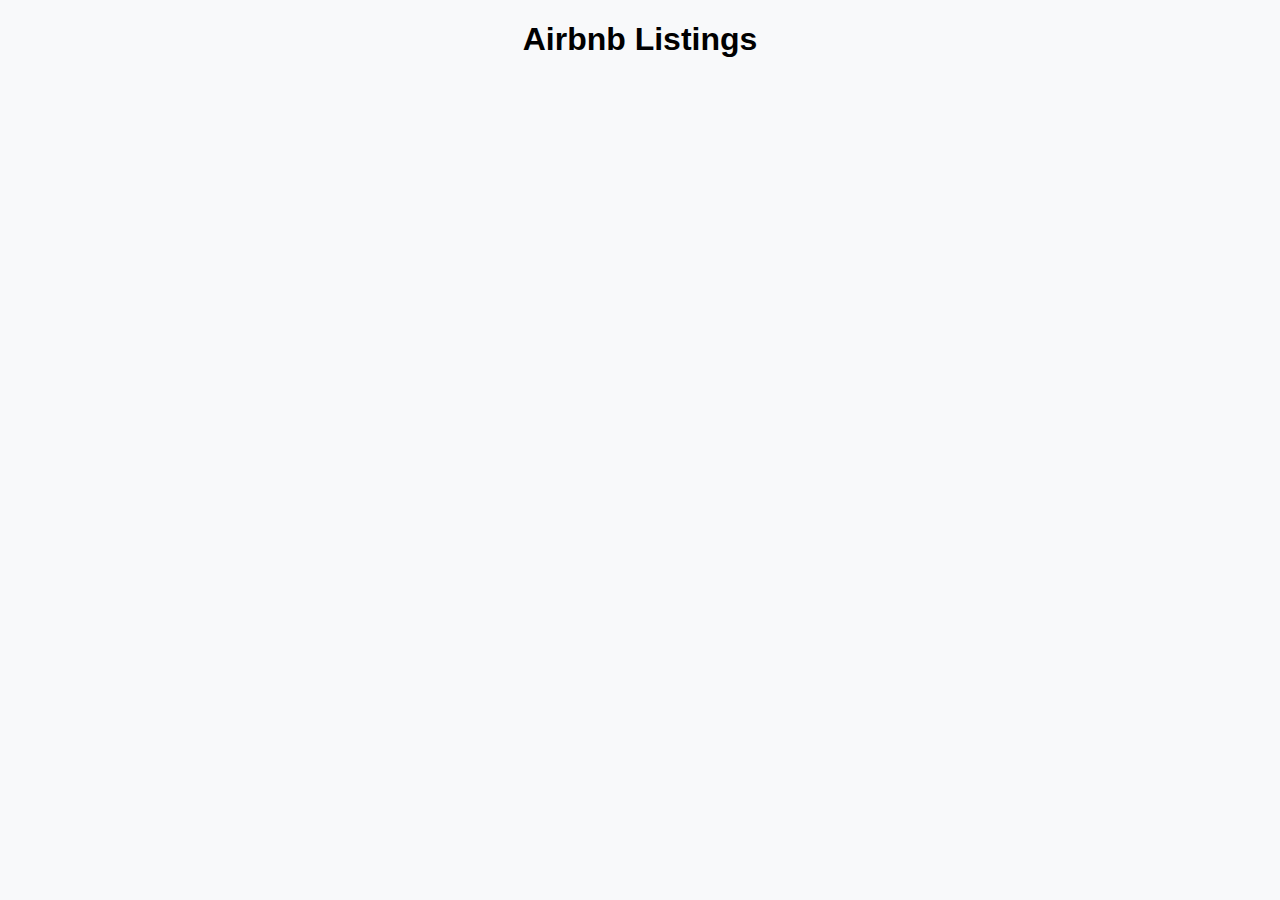
<file: airbnb_listings/index.html>
<!DOCTYPE html>
<html lang="en">
<head>
  <meta charset="UTF-8">
  <meta name="viewport" content="width=device-width, initial-scale=1.0">
  <title>Airbnb Listings</title>
  <link rel="stylesheet" href="style.css">
</head>
<body>
  <h1>Airbnb Listings</h1>
  <div id="listings" class="grid"></div>

  <script src="script.js"></script>
</body>
</html>
</file>
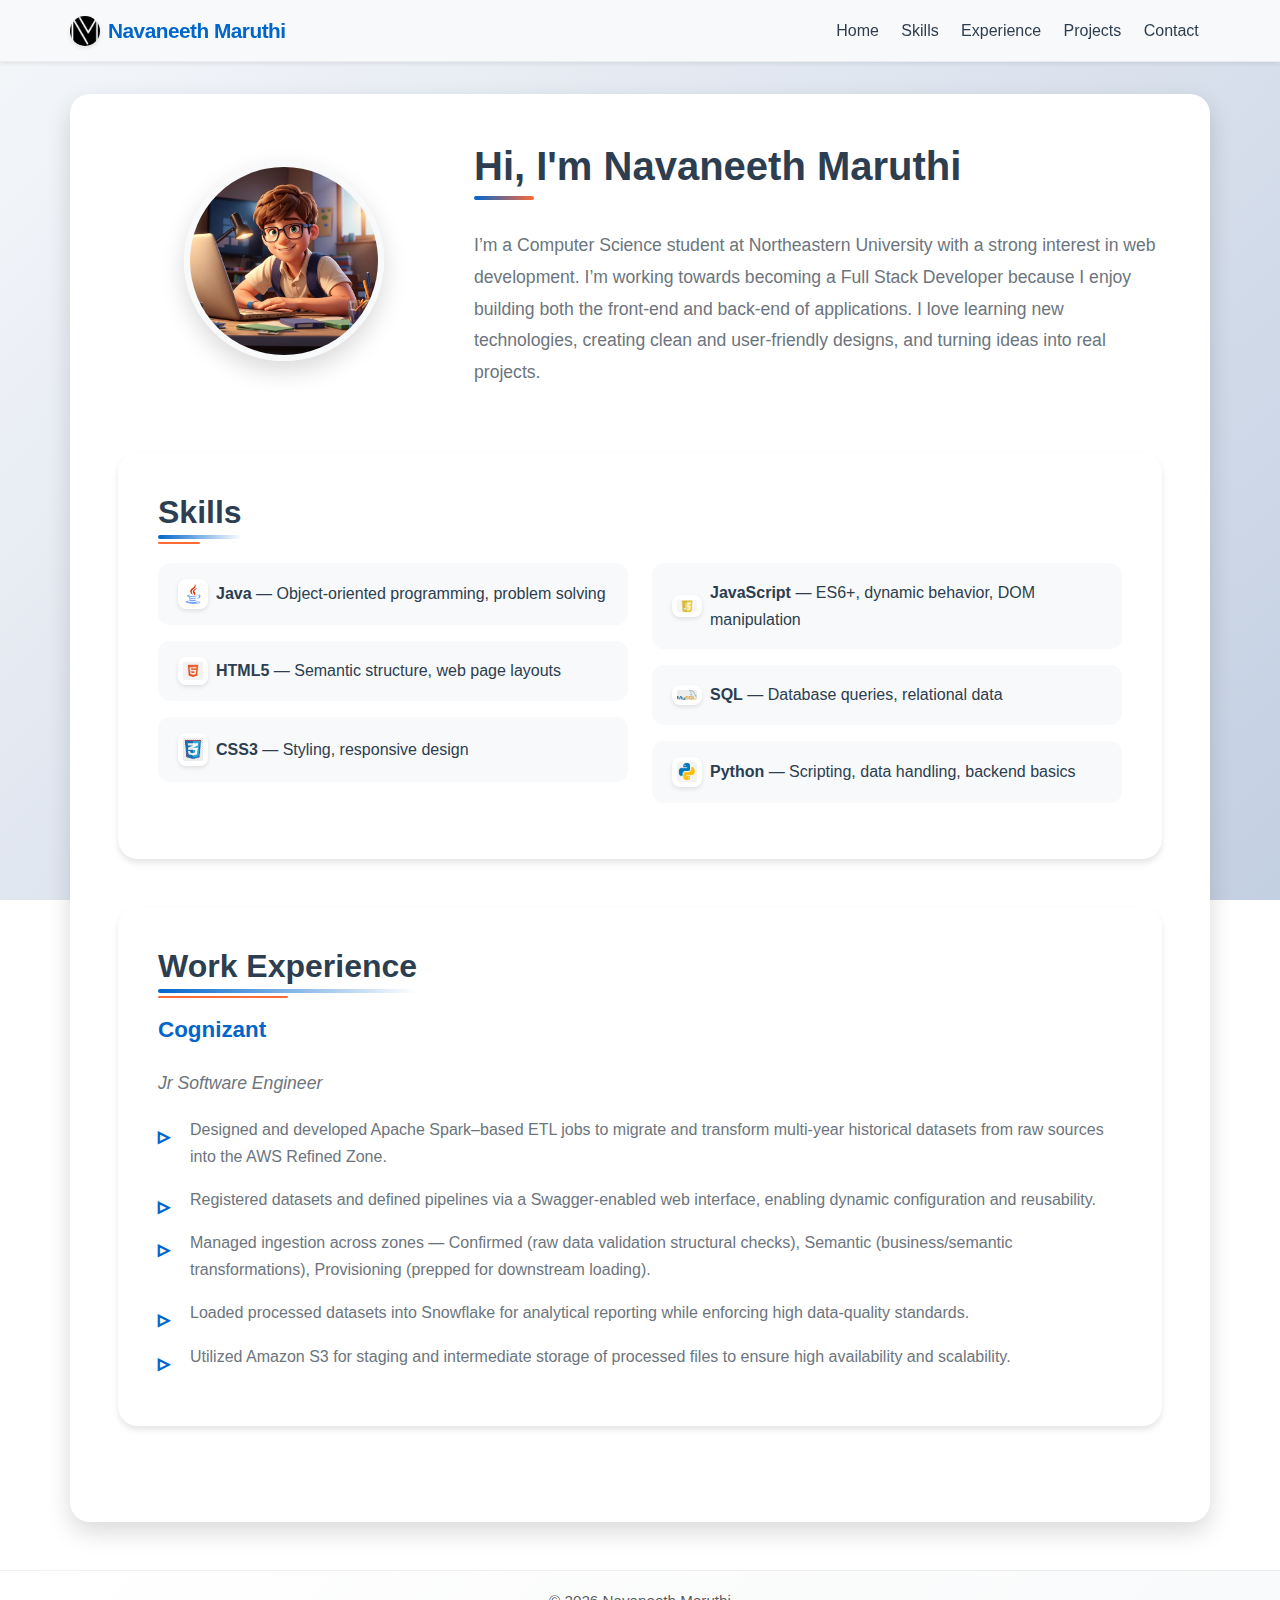
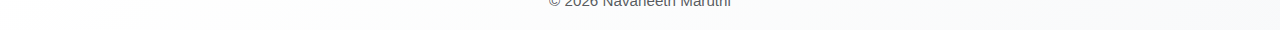
<file: portfolio/index.html>
<!DOCTYPE html>
<html lang="en">
  <head>
    <meta charset="utf-8" />
    <meta name="viewport" content="width=device-width, initial-scale=1" />
    <meta name="author" content="Navaneeth Maruthi" />
    <meta
      name="description"
      content="My personal homepage — about me, skills, projects."
    />
    <title>Navaneeth Maruthi</title>

    <link
      href="https://cdn.jsdelivr.net/npm/bootstrap@5.3.2/dist/css/bootstrap.min.css"
      rel="stylesheet"
    />

    <link rel="stylesheet" href="css/style.css" />
  </head>
  <body>
    <header class="bg-light shadow-sm">
      <nav class="navbar navbar-expand-lg navbar-light container">
        <a class="navbar-brand d-flex align-items-center" href="index.html">
          <img
            src="./images/nm-logo.jpg"
            alt="Logo"
            width="30"
            height="30"
            class="me-2"
          />
          Navaneeth Maruthi
        </a>

        <button
          class="navbar-toggler"
          type="button"
          data-bs-toggle="collapse"
          data-bs-target="#navbarNav"
          aria-controls="navbarNav"
          aria-expanded="false"
          aria-label="Toggle navigation"
        >
          <span class="navbar-toggler-icon"></span>
        </button>
        <div class="collapse navbar-collapse" id="navbarNav">
          <ul class="navbar-nav ms-auto">
            <li class="nav-item"><a class="nav-link" href="#home">Home</a></li>
            <li class="nav-item">
              <a class="nav-link" href="#skills">Skills</a>
            </li>
            <li class="nav-item">
              <a class="nav-link" href="#experience">Experience</a>
            </li>
            <li class="nav-item">
              <a class="nav-link" href="projects.html">Projects</a>
            </li>
            <li class="nav-item">
              <a class="nav-link" href="contact.html">Contact</a>
            </li>
          </ul>
        </div>
      </nav>
    </header>

    <!-- Intro -->
    <link rel="icon" type="" href="" />
    <main class="container py-5" id="home">
      <section class="row align-items-center mb-5">
        <div class="col-md-4 text-center">
          <img
            src="./images/meinai.jpg"
            alt="My portrait generated by AI"
            class="img-fluid rounded-circle"
            width="200"
          />
        </div>
        <div class="col-md-8">
          <h1>Hi, I'm Navaneeth Maruthi</h1>
          <p>
            I’m a Computer Science student at Northeastern University with a
            strong interest in web development. I’m working towards becoming a
            Full Stack Developer because I enjoy building both the front-end and
            back-end of applications. I love learning new technologies, creating
            clean and user-friendly designs, and turning ideas into real
            projects.
          </p>
        </div>
      </section>

    <!-- Skills -->
    <link rel="icon" type="" href="" />
      <section id="skills" class="mb-5">
        <h2 class="mb-4">Skills</h2>
        <div class="row">
          <div class="col-md-6">
            <ul class="list-unstyled">
              <li class="d-flex align-items-center mb-3">
                <img
                  src="./images/java.png"
                  alt="Java Icon"
                  width="30"
                  class="me-2"
                />
                <span
                  ><strong>Java</strong> — Object-oriented programming, problem
                  solving</span
                >
              </li>
              <li class="d-flex align-items-center mb-3">
                <img
                  src="./images/html5-logo.jpg"
                  alt="HTML Icon"
                  width="30"
                  class="me-2"
                />
                <span
                  ><strong>HTML5</strong> — Semantic structure, web page
                  layouts</span
                >
              </li>
              <li class="d-flex align-items-center mb-3">
                <img
                  src="./images/css-logo.jpg"
                  alt="CSS Icon"
                  width="30"
                  class="me-2"
                />
                <span><strong>CSS3</strong> — Styling, responsive design</span>
              </li>
            </ul>
          </div>

          <div class="col-md-6">
            <ul class="list-unstyled">
              <li class="d-flex align-items-center mb-3">
                <img
                  src="./images/js-logo.jpg"
                  alt="JavaScript Icon"
                  width="30"
                  class="me-2"
                />
                <span
                  ><strong>JavaScript</strong> — ES6+, dynamic behavior, DOM
                  manipulation</span
                >
              </li>
              <li class="d-flex align-items-center mb-3">
                <img
                  src="./images/sql-logo.jpg"
                  alt="SQL Icon"
                  width="30"
                  class="me-2"
                />
                <span
                  ><strong>SQL</strong> — Database queries, relational
                  data</span
                >
              </li>
              <li class="d-flex align-items-center mb-3">
                <img
                  src="./images/py-logo.png"
                  alt="Python Icon"
                  width="30"
                  class="me-2"
                />
                <span
                  ><strong>Python</strong> — Scripting, data handling, backend
                  basics</span
                >
              </li>
            </ul>
          </div>
        </div>
      </section>

    <!-- Work Experience -->
    <link rel="icon" type="" href="" />
      <section id="experience" class="mb-5">
        <h2 class="mb-4">Work Experience</h2>
        <div>
          <h5><strong>Cognizant</strong></h5>
          <p><em>Jr Software Engineer</em></p>
          <ul>
            <li>
              Designed and developed Apache Spark–based ETL jobs to migrate and
              transform multi-year historical datasets from raw sources into the
              AWS Refined Zone.
            </li>
            <li>
              Registered datasets and defined pipelines via a Swagger-enabled
              web interface, enabling dynamic configuration and reusability.
            </li>
            <li>
              Managed ingestion across zones — Confirmed (raw data validation
              structural checks), Semantic (business/semantic transformations),
              Provisioning (prepped for downstream loading).
            </li>
            <li>
              Loaded processed datasets into Snowflake for analytical reporting
              while enforcing high data-quality standards.
            </li>
            <li>
              Utilized Amazon S3 for staging and intermediate storage of
              processed files to ensure high availability and scalability.
            </li>
          </ul>
        </div>
      </section>

      <!-- <section id="contact" class="text-center">
      <h2>Contact</h2>
      <p>Email: <a href="mailto:maruthi.n@northeastern.edu">maruthi.n@northeastern.edu</a></p>
      <p>GitHub: <a href="https://github.com/NavaneethMaruthi" target="_blank" rel="noopener">Navaneeth Maruthi</a></p>
      <p>LinkedIn: <a href="https://www.linkedin.com/in/navaneethm32/" target="_blank" rel="noopener">Navaneeth Maruthi</a></p>
    </section> -->
    </main>

    <footer class="bg-light text-center py-3">
      <small class="text-muted"
        >© <span id="year"></span> Navaneeth Maruthi</small
      >
    </footer>

    <button
      id="scrollTopBtn"
      class="btn btn-primary d-none"
      aria-label="Scroll to top"
      style="position: fixed; bottom: 1rem; right: 1rem"
    >
      ↑
    </button>

    <script src="https://cdn.jsdelivr.net/npm/bootstrap@5.3.2/dist/js/bootstrap.bundle.min.js"></script>
    <script type="module" src="js/main.js"></script>
  </body>
</html>
</file>
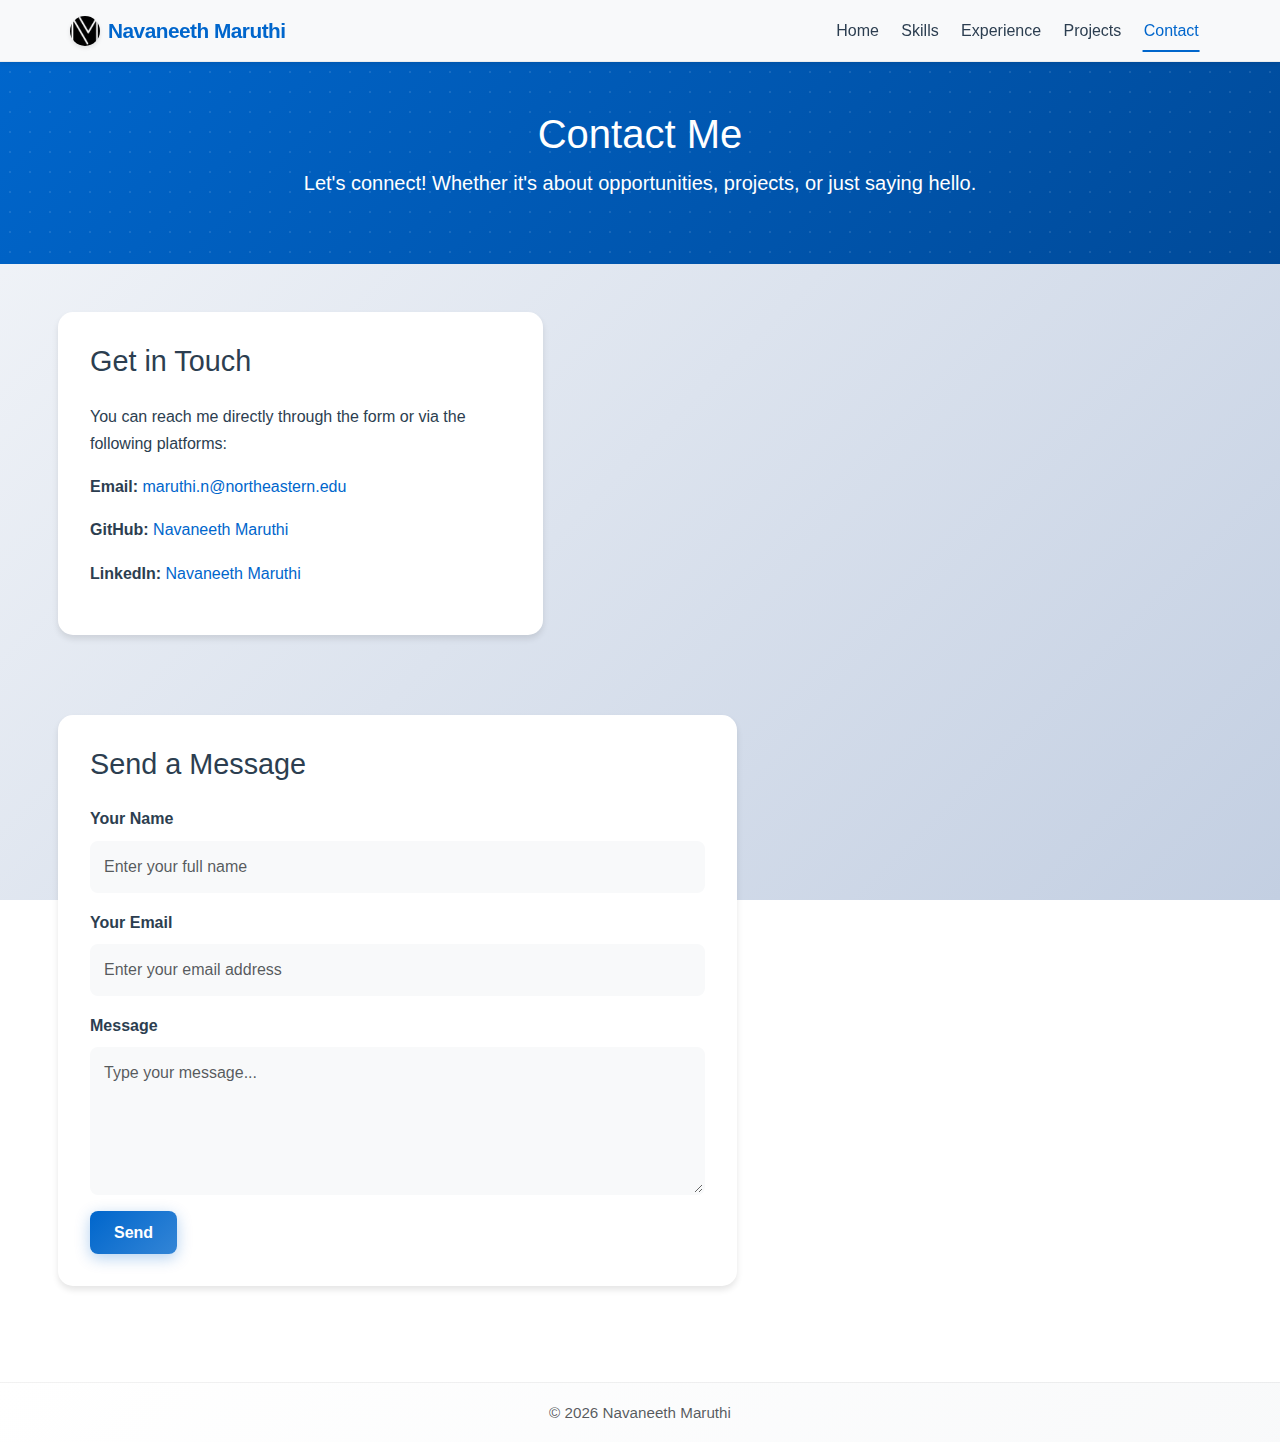
<file: portfolio/contact.html>
<!doctype html>
<html lang="en">
<head>
  <meta charset="utf-8" />
  <meta name="viewport" content="width=device-width, initial-scale=1" />
  <meta name="author" content="Navaneeth Maruthi" />
  <meta name="description" content="Contact Me - Navaneeth Maruthi Portfolio" />
  <title>Contact Me | Navaneeth Maruthi</title>


  <link href="https://cdn.jsdelivr.net/npm/bootstrap@5.3.2/dist/css/bootstrap.min.css" rel="stylesheet">
  <link rel="stylesheet" href="css/style.css" />
</head>
<body>


  <header class="bg-light shadow-sm">
    <nav class="navbar navbar-expand-lg navbar-light container">
      <a class="navbar-brand d-flex align-items-center" href="index.html">
        <img src="./images/nm-logo.jpg" alt="Logo" width="30" height="30" class="me-2">
        Navaneeth Maruthi
      </a>
      <button class="navbar-toggler" type="button" data-bs-toggle="collapse" data-bs-target="#navbarNav"
              aria-controls="navbarNav" aria-expanded="false" aria-label="Toggle navigation">
        <span class="navbar-toggler-icon"></span>
      </button>
      <div class="collapse navbar-collapse" id="navbarNav">
        <ul class="navbar-nav ms-auto">
          <li class="nav-item"><a class="nav-link" href="index.html#home">Home</a></li>
          <li class="nav-item"><a class="nav-link" href="index.html#skills">Skills</a></li>
          <li class="nav-item"><a class="nav-link" href="index.html#experience">Experience</a></li>
          <li class="nav-item"><a class="nav-link" href="projects.html">Projects</a></li>
          <li class="nav-item"><a class="nav-link active" href="contact.html">Contact</a></li>
        </ul>
      </div>
    </nav>
  </header>

  <!-- Hero Section -->
  <section class="py-5 text-center bg-primary text-white">
    <div class="container">
      <h1>Contact Me</h1>
      <p class="lead">Let's connect! Whether it's about opportunities, projects, or just saying hello.</p>
    </div>
  </section>

  <!-- Contact Section -->
  <main class="container py-5">
    <div class="row g-5">
      
      <!-- Contact Info -->
      <div class="col-md-5">
        <h2 class="mb-4">Get in Touch</h2>
        <p>You can reach me directly through the form or via the following platforms:</p>
        <ul class="list-unstyled">
          <li class="mb-3">
            <strong>Email:</strong> <a href="mailto:maruthi.n@northeastern.edu">maruthi.n@northeastern.edu</a>
          </li>
          <li class="mb-3">
            <strong>GitHub:</strong> <a href="https://github.com/NavaneethMaruthi" target="_blank">Navaneeth Maruthi</a>
          </li>
          <li class="mb-3">
            <strong>LinkedIn:</strong> <a href="https://www.linkedin.com/in/navaneethm32/" target="_blank">Navaneeth Maruthi</a>
          </li>
        </ul>
      </div>

      <!-- Contact Form -->
      <div class="col-md-7">
        <h2 class="mb-4">Send a Message</h2>
        <form>
          <div class="mb-3">
            <label for="name" class="form-label">Your Name</label>
            <input type="text" class="form-control" id="name" placeholder="Enter your full name" required>
          </div>
          <div class="mb-3">
            <label for="email" class="form-label">Your Email</label>
            <input type="email" class="form-control" id="email" placeholder="Enter your email address" required>
          </div>
          <div class="mb-3">
            <label for="message" class="form-label">Message</label>
            <textarea class="form-control" id="message" rows="5" placeholder="Type your message..." required></textarea>
          </div>
          <button type="submit" class="btn btn-primary px-4">Send</button>
        </form>
      </div>

    </div>
  </main>

  <footer class="bg-light text-center py-3 mt-5">
    <small class="text-muted">© <span id="year"></span> Navaneeth Maruthi</small>
  </footer>

  <!-- Bootstrap JS -->
  <script src="https://cdn.jsdelivr.net/npm/bootstrap@5.3.2/dist/js/bootstrap.bundle.min.js"></script>
  <script src="js/main.js"></script>
</body>
</html>
</file>
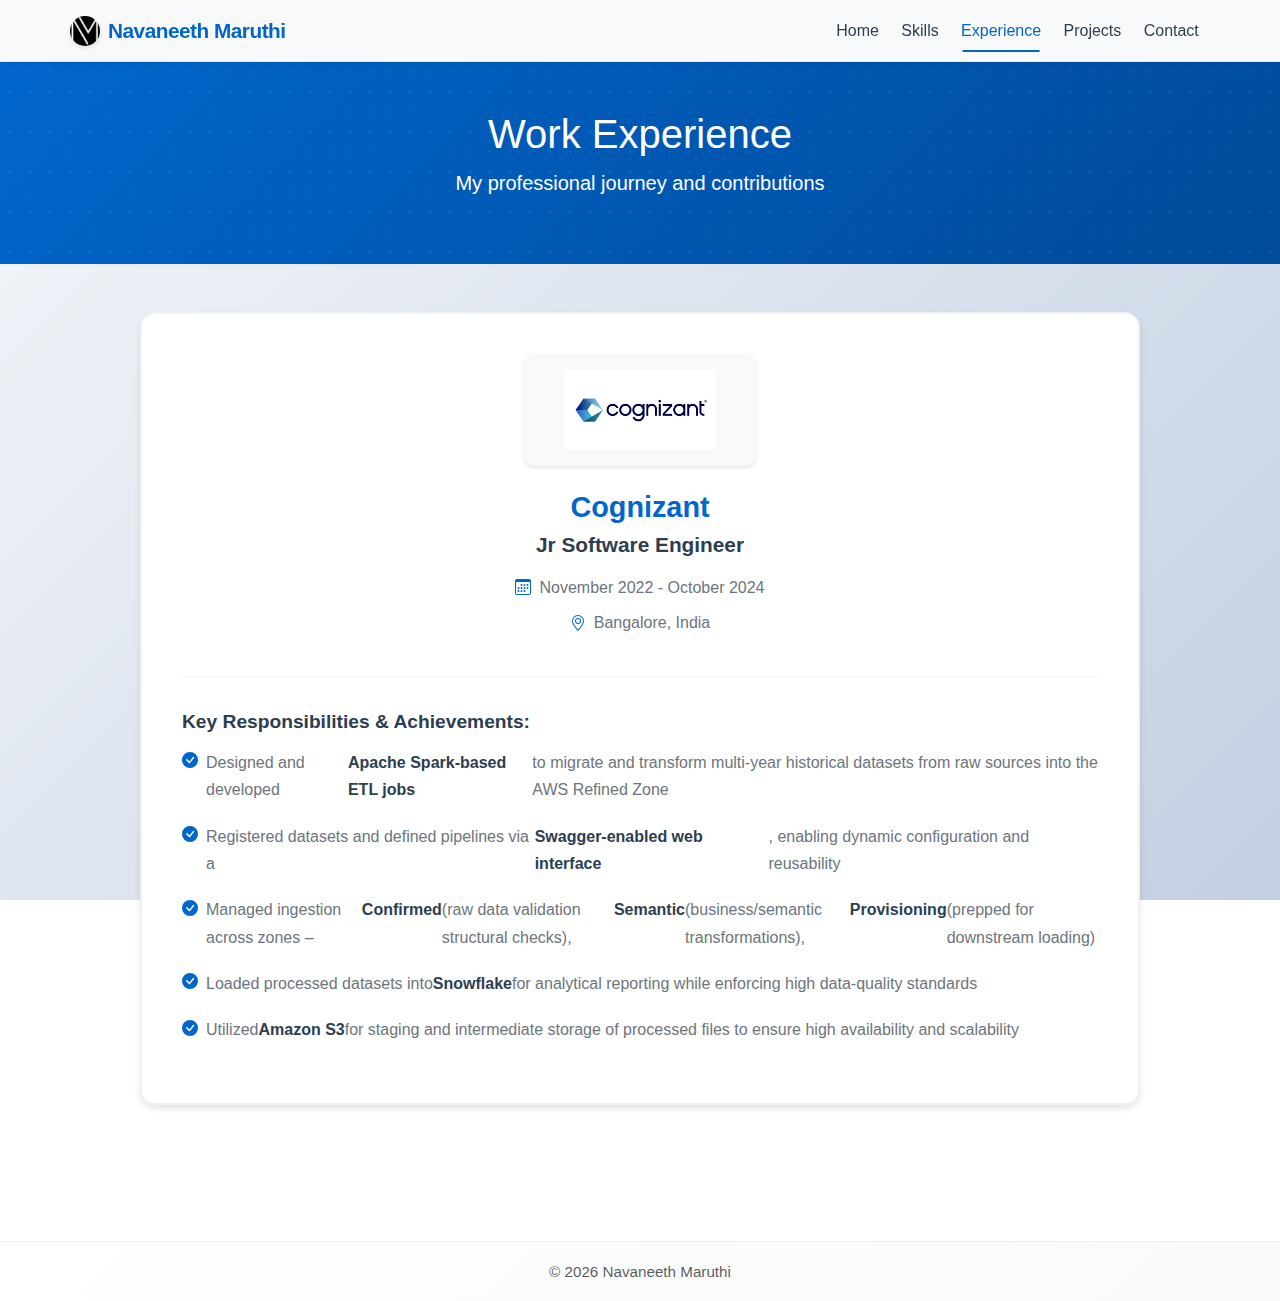
<file: portfolio/experience.html>
<!DOCTYPE html>
<html lang="en">
  <head>
    <meta charset="utf-8" />
    <meta name="viewport" content="width=device-width, initial-scale=1" />
    <meta name="author" content="Navaneeth Maruthi" />
    <meta name="description" content="Work Experience - Navaneeth Maruthi Portfolio" />
    <title>Experience | Navaneeth Maruthi</title>

    <link
      href="https://cdn.jsdelivr.net/npm/bootstrap@5.3.2/dist/css/bootstrap.min.css"
      rel="stylesheet"
    />
    <link rel="stylesheet" href="css/style.css" />
  </head>
  <body>
    <header class="bg-light shadow-sm">
      <nav class="navbar navbar-expand-lg navbar-light container">
        <a class="navbar-brand d-flex align-items-center" href="index.html">
          <img
            src="./images/nm-logo.jpg"
            alt="Logo"
            width="30"
            height="30"
            class="me-2"
          />
          Navaneeth Maruthi
        </a>
        <button
          class="navbar-toggler"
          type="button"
          data-bs-toggle="collapse"
          data-bs-target="#navbarNav"
          aria-controls="navbarNav"
          aria-expanded="false"
          aria-label="Toggle navigation"
        >
          <span class="navbar-toggler-icon"></span>
        </button>
        <div class="collapse navbar-collapse" id="navbarNav">
          <ul class="navbar-nav ms-auto">
            <li class="nav-item">
              <a class="nav-link" href="index.html">Home</a>
            </li>
            <li class="nav-item">
              <a class="nav-link" href="skills.html">Skills</a>
            </li>
            <li class="nav-item">
              <a class="nav-link active" href="experience.html">Experience</a>
            </li>
            <li class="nav-item">
              <a class="nav-link" href="projects.html">Projects</a>
            </li>
            <li class="nav-item">
              <a class="nav-link" href="contact.html">Contact</a>
            </li>
          </ul>
        </div>
      </nav>
    </header>

    <!-- Hero Section -->
    <section class="py-5 text-center bg-primary text-white">
      <div class="container">
        <h1>Work Experience</h1>
        <p class="lead">
          My professional journey and contributions
        </p>
      </div>
    </section>

    <main class="container py-5">
      <!-- Timeline Container -->
      <div class="experience-timeline">
        
        <!-- Cognizant Experience -->
        <div class="experience-card">
          <div class="experience-header">
            <div class="company-logo-wrapper">
              <img
                src="./images/Cognizant_Logo.jpg"
                alt="Cognizant Logo"
                class="company-logo"
                onerror="this.src='https://via.placeholder.com/200x80/0033A1/ffffff?text=Cognizant'"
                width="200px"
              />
            </div>
            <div class="experience-title-section">
              <h3 class="company-name">Cognizant</h3>
              <h4 class="job-title">Jr Software Engineer</h4>
              <p class="experience-duration">
                <svg xmlns="http://www.w3.org/2000/svg" width="16" height="16" fill="currentColor" class="bi bi-calendar3 me-2" viewBox="0 0 16 16">
                  <path d="M14 0H2a2 2 0 0 0-2 2v12a2 2 0 0 0 2 2h12a2 2 0 0 0 2-2V2a2 2 0 0 0-2-2zM1 3.857C1 3.384 1.448 3 2 3h12c.552 0 1 .384 1 .857v10.286c0 .473-.448.857-1 .857H2c-.552 0-1-.384-1-.857V3.857z"/>
                  <path d="M6.5 7a1 1 0 1 0 0-2 1 1 0 0 0 0 2zm3 0a1 1 0 1 0 0-2 1 1 0 0 0 0 2zm3 0a1 1 0 1 0 0-2 1 1 0 0 0 0 2zm-9 3a1 1 0 1 0 0-2 1 1 0 0 0 0 2zm3 0a1 1 0 1 0 0-2 1 1 0 0 0 0 2zm3 0a1 1 0 1 0 0-2 1 1 0 0 0 0 2zm3 0a1 1 0 1 0 0-2 1 1 0 0 0 0 2zm-9 3a1 1 0 1 0 0-2 1 1 0 0 0 0 2zm3 0a1 1 0 1 0 0-2 1 1 0 0 0 0 2zm3 0a1 1 0 1 0 0-2 1 1 0 0 0 0 2z"/>
                </svg>
                November 2022 - October 2024
              </p>
              <p class="experience-location">
                <svg xmlns="http://www.w3.org/2000/svg" width="16" height="16" fill="currentColor" class="bi bi-geo-alt me-2" viewBox="0 0 16 16">
                  <path d="M12.166 8.94c-.524 1.062-1.234 2.12-1.96 3.07A31.493 31.493 0 0 1 8 14.58a31.481 31.481 0 0 1-2.206-2.57c-.726-.95-1.436-2.008-1.96-3.07C3.304 7.867 3 6.862 3 6a5 5 0 0 1 10 0c0 .862-.305 1.867-.834 2.94zM8 16s6-5.686 6-10A6 6 0 0 0 2 6c0 4.314 6 10 6 10z"/>
                  <path d="M8 8a2 2 0 1 1 0-4 2 2 0 0 1 0 4zm0 1a3 3 0 1 0 0-6 3 3 0 0 0 0 6z"/>
                </svg>
                Bangalore, India
              </p>
            </div>
          </div>

          <div class="experience-content">
            <h5 class="mb-3">Key Responsibilities & Achievements:</h5>
            <ul class="experience-list">
              <li>
                <svg xmlns="http://www.w3.org/2000/svg" width="16" height="16" fill="currentColor" class="bi bi-check-circle-fill me-2" viewBox="0 0 16 16">
                  <path d="M16 8A8 8 0 1 1 0 8a8 8 0 0 1 16 0zm-3.97-3.03a.75.75 0 0 0-1.08.022L7.477 9.417 5.384 7.323a.75.75 0 0 0-1.06 1.06L6.97 11.03a.75.75 0 0 0 1.079-.02l3.992-4.99a.75.75 0 0 0-.01-1.05z"/>
                </svg>
                Designed and developed <strong>Apache Spark-based ETL jobs</strong> to migrate and transform multi-year historical datasets from raw sources into the AWS Refined Zone
              </li>
              <li>
                <svg xmlns="http://www.w3.org/2000/svg" width="16" height="16" fill="currentColor" class="bi bi-check-circle-fill me-2" viewBox="0 0 16 16">
                  <path d="M16 8A8 8 0 1 1 0 8a8 8 0 0 1 16 0zm-3.97-3.03a.75.75 0 0 0-1.08.022L7.477 9.417 5.384 7.323a.75.75 0 0 0-1.06 1.06L6.97 11.03a.75.75 0 0 0 1.079-.02l3.992-4.99a.75.75 0 0 0-.01-1.05z"/>
                </svg>
                Registered datasets and defined pipelines via a <strong>Swagger-enabled web interface</strong>, enabling dynamic configuration and reusability
              </li>
              <li>
                <svg xmlns="http://www.w3.org/2000/svg" width="16" height="16" fill="currentColor" class="bi bi-check-circle-fill me-2" viewBox="0 0 16 16">
                  <path d="M16 8A8 8 0 1 1 0 8a8 8 0 0 1 16 0zm-3.97-3.03a.75.75 0 0 0-1.08.022L7.477 9.417 5.384 7.323a.75.75 0 0 0-1.06 1.06L6.97 11.03a.75.75 0 0 0 1.079-.02l3.992-4.99a.75.75 0 0 0-.01-1.05z"/>
                </svg>
                Managed ingestion across zones – <strong>Confirmed</strong> (raw data validation structural checks), <strong>Semantic</strong> (business/semantic transformations), <strong>Provisioning</strong> (prepped for downstream loading)
              </li>
              <li>
                <svg xmlns="http://www.w3.org/2000/svg" width="16" height="16" fill="currentColor" class="bi bi-check-circle-fill me-2" viewBox="0 0 16 16">
                  <path d="M16 8A8 8 0 1 1 0 8a8 8 0 0 1 16 0zm-3.97-3.03a.75.75 0 0 0-1.08.022L7.477 9.417 5.384 7.323a.75.75 0 0 0-1.06 1.06L6.97 11.03a.75.75 0 0 0 1.079-.02l3.992-4.99a.75.75 0 0 0-.01-1.05z"/>
                </svg>
                Loaded processed datasets into <strong>Snowflake</strong> for analytical reporting while enforcing high data-quality standards
              </li>
              <li>
                <svg xmlns="http://www.w3.org/2000/svg" width="16" height="16" fill="currentColor" class="bi bi-check-circle-fill me-2" viewBox="0 0 16 16">
                  <path d="M16 8A8 8 0 1 1 0 8a8 8 0 0 1 16 0zm-3.97-3.03a.75.75 0 0 0-1.08.022L7.477 9.417 5.384 7.323a.75.75 0 0 0-1.06 1.06L6.97 11.03a.75.75 0 0 0 1.079-.02l3.992-4.99a.75.75 0 0 0-.01-1.05z"/>
                </svg>
                Utilized <strong>Amazon S3</strong> for staging and intermediate storage of processed files to ensure high availability and scalability
              </li>
            </ul>

          </div>
        </div>

    
      </div>
    </main>

    <footer class="bg-light text-center py-3">
      <small class="text-muted"
        >© <span id="year"></span> Navaneeth Maruthi</small
      >
    </footer>

    <script src="https://cdn.jsdelivr.net/npm/bootstrap@5.3.2/dist/js/bootstrap.bundle.min.js"></script>
    <script>
      document.getElementById("year").textContent = new Date().getFullYear();
    </script>
  </body>
</html>
</file>
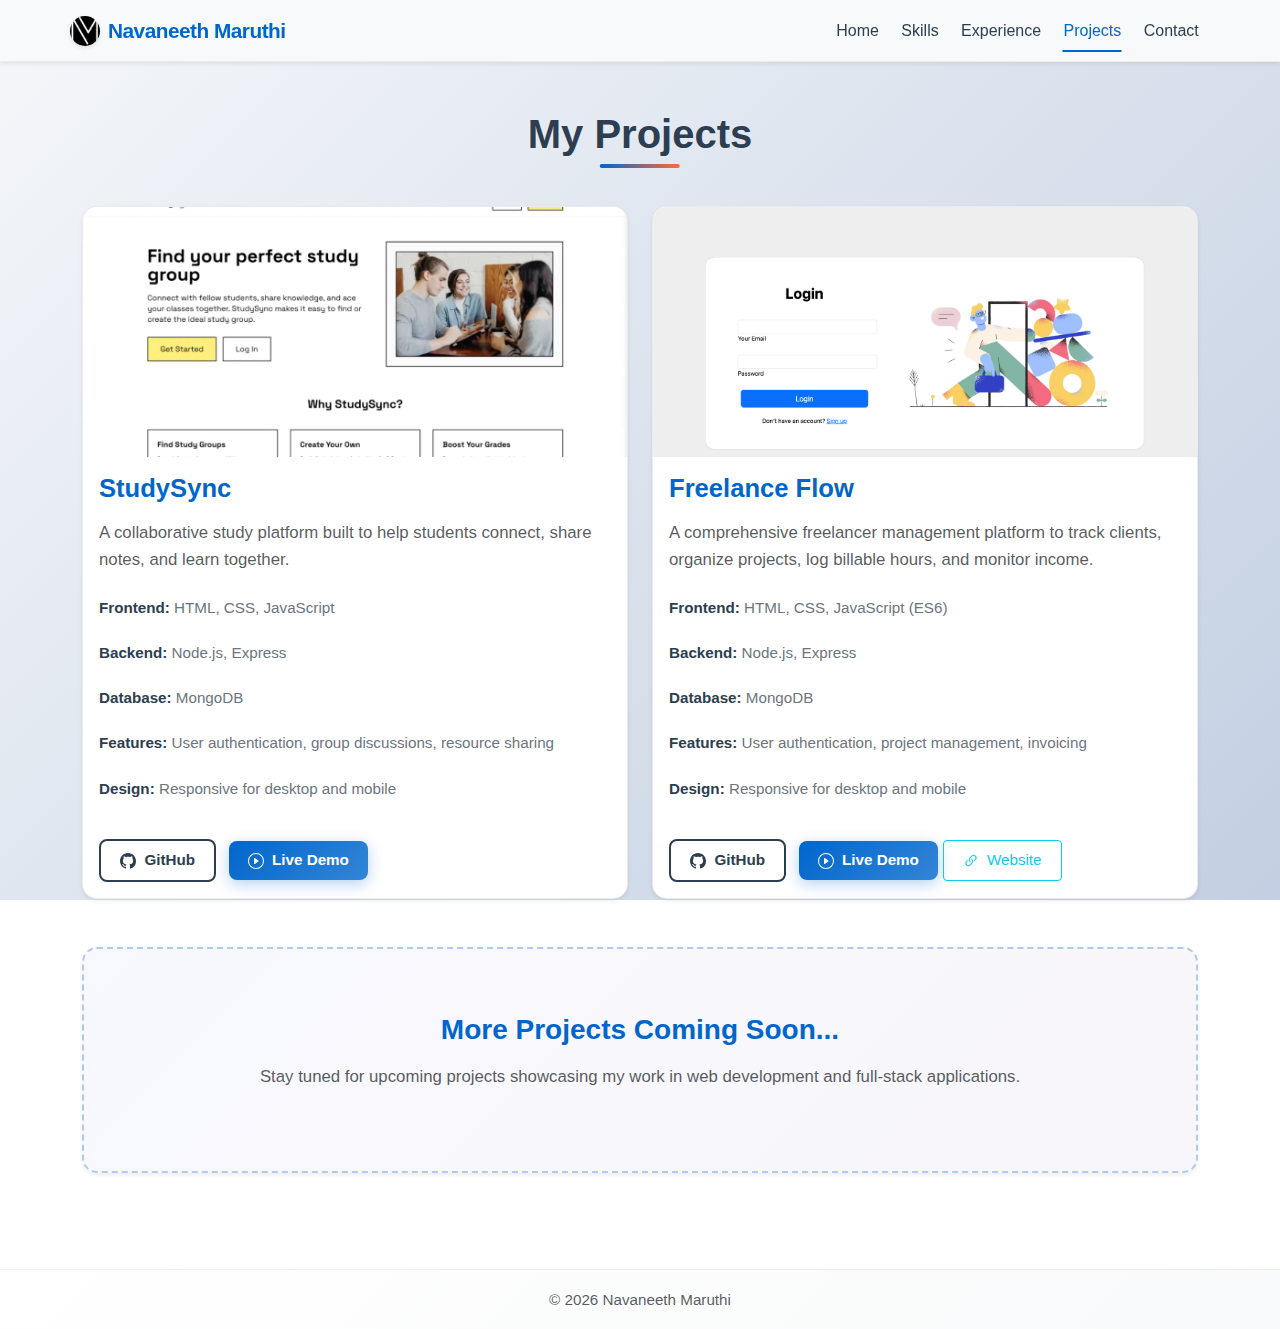
<file: portfolio/projects.html>
<!DOCTYPE html>
<html lang="en">
  <head>
    <meta charset="utf-8" />
    <meta name="viewport" content="width=device-width, initial-scale=1" />
    <meta name="author" content="Navaneeth Maruthi" />
    <meta name="description" content="Projects - Navaneeth Maruthi Portfolio" />
    <title>Projects | Navaneeth Maruthi</title>

    <link
      href="https://cdn.jsdelivr.net/npm/bootstrap@5.3.2/dist/css/bootstrap.min.css"
      rel="stylesheet"
    />
    <link rel="stylesheet" href="css/style.css" />
  </head>
  <body>
    <header class="bg-light shadow-sm">
      <nav class="navbar navbar-expand-lg navbar-light container">
        <a class="navbar-brand d-flex align-items-center" href="index.html">
          <img
            src="./images/nm-logo.jpg"
            alt="Logo"
            width="30"
            height="30"
            class="me-2"
          />
          Navaneeth Maruthi
        </a>
        <button
          class="navbar-toggler"
          type="button"
          data-bs-toggle="collapse"
          data-bs-target="#navbarNav"
          aria-controls="navbarNav"
          aria-expanded="false"
          aria-label="Toggle navigation"
        >
          <span class="navbar-toggler-icon"></span>
        </button>
        <div class="collapse navbar-collapse" id="navbarNav">
          <ul class="navbar-nav ms-auto">
            <li class="nav-item">
              <a class="nav-link" href="index.html#home">Home</a>
            </li>
            <li class="nav-item">
              <a class="nav-link" href="skills.html">Skills</a>
            </li>
            <li class="nav-item">
              <a class="nav-link" href="experience.html">Experience</a>
            </li>
            <li class="nav-item">
              <a class="nav-link active" href="projects.html">Projects</a>
            </li>
            <li class="nav-item">
              <a class="nav-link" href="contact.html">Contact</a>
            </li>
          </ul>
        </div>
      </nav>
    </header>

    <main class="container py-5">
      <h1 class="mb-5 text-center">My Projects</h1>

      <div class="row g-4">
        <!-- StudySync Project Card -->
        <div class="col-lg-6 col-md-12">
          <div class="card project-card h-100 shadow-sm">
            <img
              src="./images/Studysync.png"
              class="card-img-top project-image"
              alt="StudySync Screenshot"
              onerror="this.src='https://via.placeholder.com/600x400/667eea/ffffff?text=StudySync+Project'"
            />
            <div class="card-body d-flex flex-column">
              <h3 class="card-title">StudySync</h3>
              <p class="card-text text-muted mb-3">
                A collaborative study platform built to help students connect,
                share notes, and learn together.
              </p>
              <ul class="list-unstyled mb-4">
                <li class="mb-2">
                  <strong>Frontend:</strong> HTML, CSS, JavaScript
                </li>
                <li class="mb-2"><strong>Backend:</strong> Node.js, Express</li>
                <li class="mb-2"><strong>Database:</strong> MongoDB</li>
                <li class="mb-2">
                  <strong>Features:</strong> User authentication, group
                  discussions, resource sharing
                </li>
                <li class="mb-2">
                  <strong>Design:</strong> Responsive for desktop and mobile
                </li>
              </ul>
              <div class="mt-auto">
                <a
                  href="https://github.com/asnts18/StudySync"
                  class="btn btn-outline-dark btn-sm me-2"
                  target="_blank"
                  rel="noopener"
                >
                  <svg
                    xmlns="http://www.w3.org/2000/svg"
                    width="16"
                    height="16"
                    fill="currentColor"
                    class="bi bi-github me-1"
                    viewBox="0 0 16 16"
                  >
                    <path
                      d="M8 0C3.58 0 0 3.58 0 8c0 3.54 2.29 6.53 5.47 7.59.4.07.55-.17.55-.38 0-.19-.01-.82-.01-1.49-2.01.37-2.53-.49-2.69-.94-.09-.23-.48-.94-.82-1.13-.28-.15-.68-.52-.01-.53.63-.01 1.08.58 1.23.82.72 1.21 1.87.87 2.33.66.07-.52.28-.87.51-1.07-1.78-.2-3.64-.89-3.64-3.95 0-.87.31-1.59.82-2.15-.08-.2-.36-1.02.08-2.12 0 0 .67-.21 2.2.82.64-.18 1.32-.27 2-.27.68 0 1.36.09 2 .27 1.53-1.04 2.2-.82 2.2-.82.44 1.1.16 1.92.08 2.12.51.56.82 1.27.82 2.15 0 3.07-1.87 3.75-3.65 3.95.29.25.54.73.54 1.48 0 1.07-.01 1.93-.01 2.2 0 .21.15.46.55.38A8.012 8.012 0 0 0 16 8c0-4.42-3.58-8-8-8z"
                    />
                  </svg>
                  GitHub
                </a>
                <a
                  href="https://northeastern-my.sharepoint.com/:v:/g/personal/santos_ab_northeastern_edu/EUqWOxDBKMlPnrGL_Su03gEBRejCurNMxF-a2T0_D37Yug?e=4VF8XW"
                  class="btn btn-primary btn-sm"
                  target="_blank"
                  rel="noopener"
                >
                  <svg
                    xmlns="http://www.w3.org/2000/svg"
                    width="16"
                    height="16"
                    fill="currentColor"
                    class="bi bi-play-circle me-1"
                    viewBox="0 0 16 16"
                  >
                    <path
                      d="M8 15A7 7 0 1 1 8 1a7 7 0 0 1 0 14zm0 1A8 8 0 1 0 8 0a8 8 0 0 0 0 16z"
                    />
                    <path
                      d="M6.271 5.055a.5.5 0 0 1 .52.038l3.5 2.5a.5.5 0 0 1 0 .814l-3.5 2.5A.5.5 0 0 1 6 10.5v-5a.5.5 0 0 1 .271-.445z"
                    />
                  </svg>
                  Live Demo
                </a>
              </div>
            </div>
          </div>
        </div>

        <!-- Freelance Flow Project Card -->
        <div class="col-lg-6 col-md-12">
          <div class="card project-card h-100 shadow-sm">
            <img
              src="./images/freelanceflow.png"
              class="card-img-top project-image"
              alt="Freelance Flow Screenshot"
              onerror="this.src='https://via.placeholder.com/600x400/764ba2/ffffff?text=Freelance+Flow+Project'"
            />
            <div class="card-body d-flex flex-column">
              <h3 class="card-title">Freelance Flow</h3>
              <p class="card-text text-muted mb-3">
                A comprehensive freelancer management platform to track clients,
                organize projects, log billable hours, and monitor income.
              </p>
              <ul class="list-unstyled mb-4">
                <li class="mb-2">
                  <strong>Frontend:</strong> HTML, CSS, JavaScript (ES6)
                </li>
                <li class="mb-2"><strong>Backend:</strong> Node.js, Express</li>
                <li class="mb-2"><strong>Database:</strong> MongoDB</li>
                <li class="mb-2">
                  <strong>Features:</strong> User authentication, project
                  management, invoicing
                </li>
                <li class="mb-2">
                  <strong>Design:</strong> Responsive for desktop and mobile
                </li>
              </ul>
              <div class="mt-auto">
                <a
                  href="https://github.com/NavaneethMaruthi/FreelanceFlow"
                  class="btn btn-outline-dark btn-sm me-2"
                  target="_blank"
                  rel="noopener"
                >
                  <svg
                    xmlns="http://www.w3.org/2000/svg"
                    width="16"
                    height="16"
                    fill="currentColor"
                    class="bi bi-github me-1"
                    viewBox="0 0 16 16"
                  >
                    <path
                      d="M8 0C3.58 0 0 3.58 0 8c0 3.54 2.29 6.53 5.47 7.59.4.07.55-.17.55-.38 0-.19-.01-.82-.01-1.49-2.01.37-2.53-.49-2.69-.94-.09-.23-.48-.94-.82-1.13-.28-.15-.68-.52-.01-.53.63-.01 1.08.58 1.23.82.72 1.21 1.87.87 2.33.66.07-.52.28-.87.51-1.07-1.78-.2-3.64-.89-3.64-3.95 0-.87.31-1.59.82-2.15-.08-.2-.36-1.02.08-2.12 0 0 .67-.21 2.2.82.64-.18 1.32-.27 2-.27.68 0 1.36.09 2 .27 1.53-1.04 2.2-.82 2.2-.82.44 1.1.16 1.92.08 2.12.51.56.82 1.27.82 2.15 0 3.07-1.87 3.75-3.65 3.95.29.25.54.73.54 1.48 0 1.07-.01 1.93-.01 2.2 0 .21.15.46.55.38A8.012 8.012 0 0 0 16 8c0-4.42-3.58-8-8-8z"
                    />
                  </svg>
                  GitHub
                </a>
                <a
                  href="https://www.youtube.com/watch?v=ncYZG-jKV7I"
                  class="btn btn-primary btn-sm"
                  target="_blank"
                  rel="noopener"
                >
                  <svg
                    xmlns="http://www.w3.org/2000/svg"
                    width="16"
                    height="16"
                    fill="currentColor"
                    class="bi bi-play-circle me-1"
                    viewBox="0 0 16 16"
                  >
                    <path
                      d="M8 15A7 7 0 1 1 8 1a7 7 0 0 1 0 14zm0 1A8 8 0 1 0 8 0a8 8 0 0 0 0 16z"
                    />
                    <path
                      d="M6.271 5.055a.5.5 0 0 1 .52.038l3.5 2.5a.5.5 0 0 1 0 .814l-3.5 2.5A.5.5 0 0 1 6 10.5v-5a.5.5 0 0 1 .271-.445z"
                    />
                  </svg>
                  Live Demo
                </a>
                <a
                  href="https://freelanceflow-1.onrender.com/"
                  class="btn btn-outline-info btn-sm"
                  target="_blank"
                  rel="noopener"
                >
                  <svg
                    xmlns="http://www.w3.org/2000/svg"
                    width="16"
                    height="16"
                    fill="currentColor"
                    class="bi bi-link-45deg me-1"
                    viewBox="0 0 16 16"
                  >
                    <path
                      d="M4.715 6.542 3.343 7.914a3 3 0 1 0 4.243 4.243l1.828-1.829A3 3 0 0 0 8.586 5.5L8 6.086a1.002 1.002 0 0 0-.154.199 2 2 0 0 1 .861 3.337L6.88 11.45a2 2 0 1 1-2.83-2.83l.793-.792a4.018 4.018 0 0 1-.128-1.287z"
                    />
                    <path
                      d="M6.586 4.672A3 3 0 0 0 7.414 9.5l.775-.776a2 2 0 0 1-.896-3.346L9.12 3.55a2 2 0 1 1 2.83 2.83l-.793.792c.112.42.155.855.128 1.287l1.372-1.372a3 3 0 1 0-4.243-4.243L6.586 4.672z"
                    />
                  </svg>
                  Website
                </a>
              </div>
            </div>
          </div>
        </div>
      </div>

      <!-- Coming Soon Section -->
      <div class="row mt-5">
        <div class="col-12">
          <div class="card shadow-sm text-center py-5">
            <div class="card-body">
              <h3 class="mb-3">More Projects Coming Soon...</h3>
              <p class="text-muted">
                Stay tuned for upcoming projects showcasing my work in web
                development and full-stack applications.
              </p>
            </div>
          </div>
        </div>
      </div>
    </main>

    <footer class="bg-light text-center py-3">
      <small class="text-muted"
        >© <span id="year"></span> Navaneeth Maruthi</small
      >
    </footer>

    <script src="https://cdn.jsdelivr.net/npm/bootstrap@5.3.2/dist/js/bootstrap.bundle.min.js"></script>
    <script>
      document.getElementById("year").textContent = new Date().getFullYear();
    </script>
  </body>
</html>
</file>
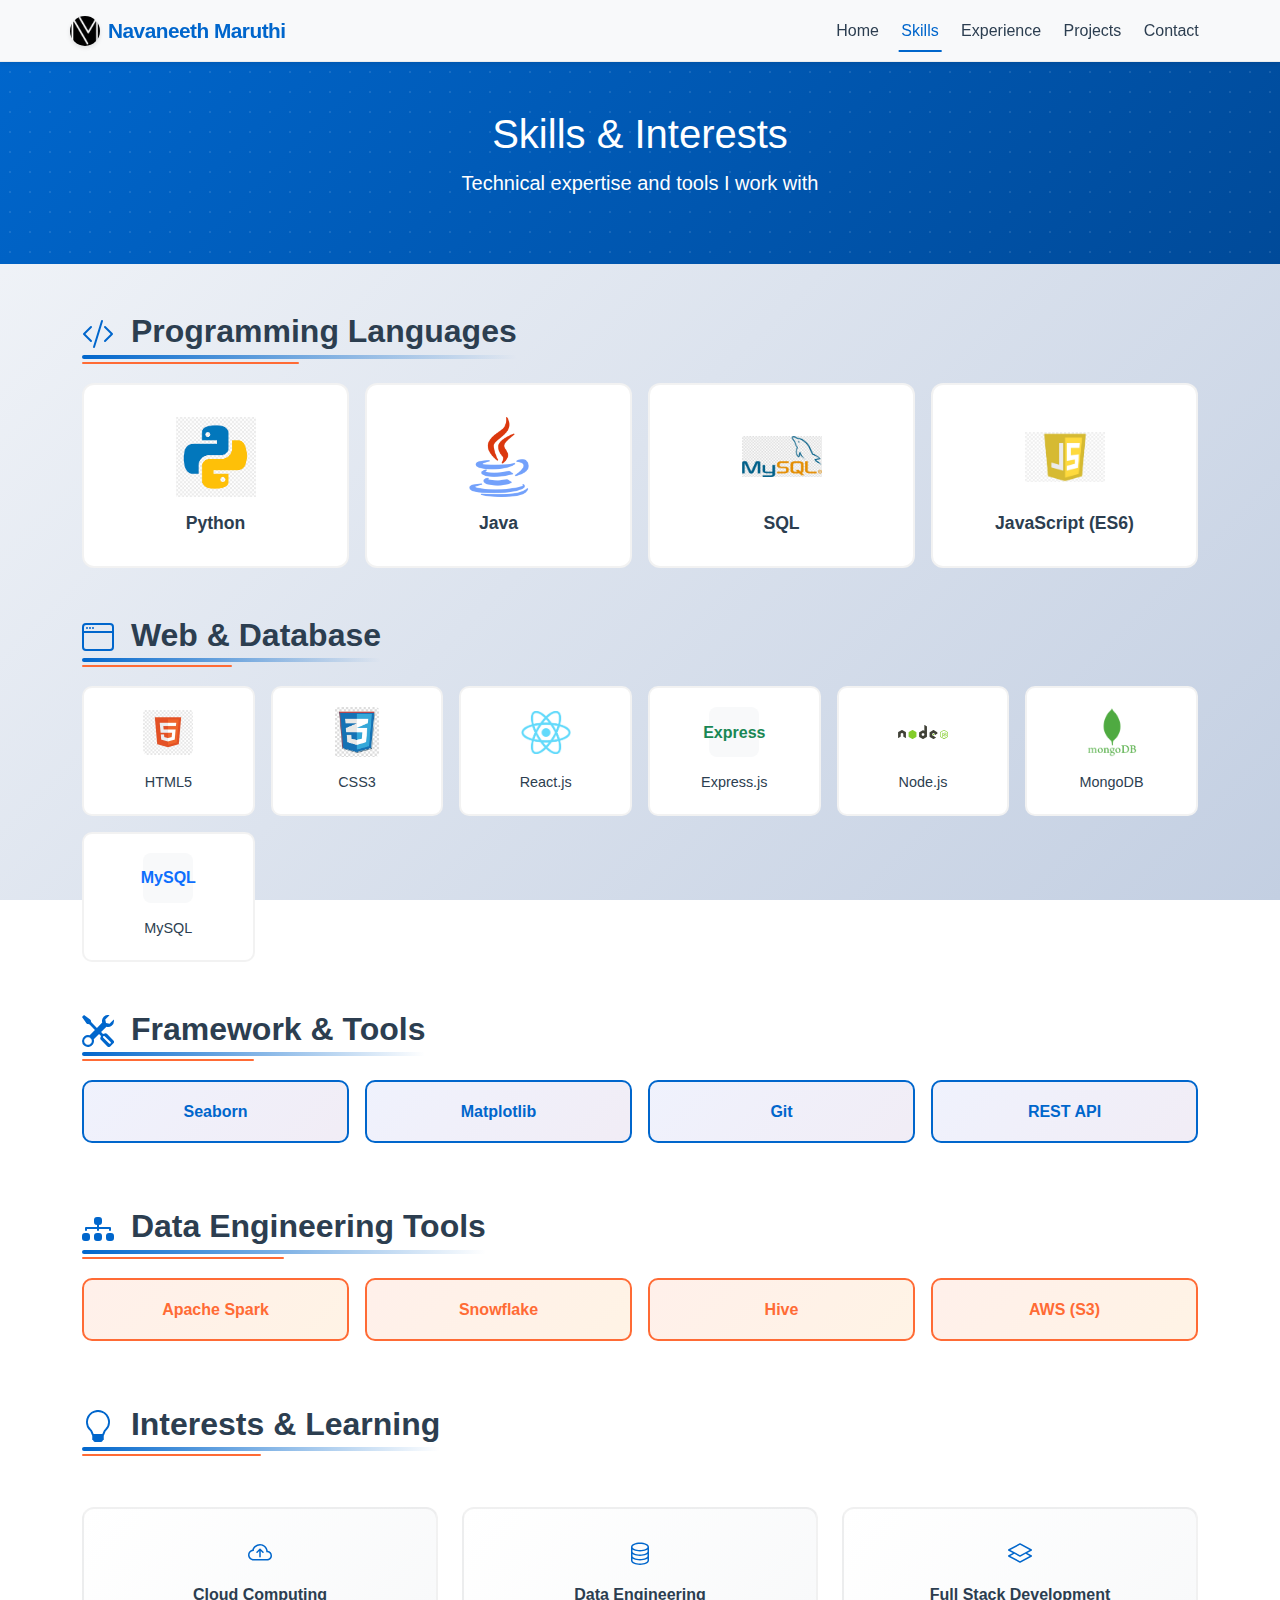
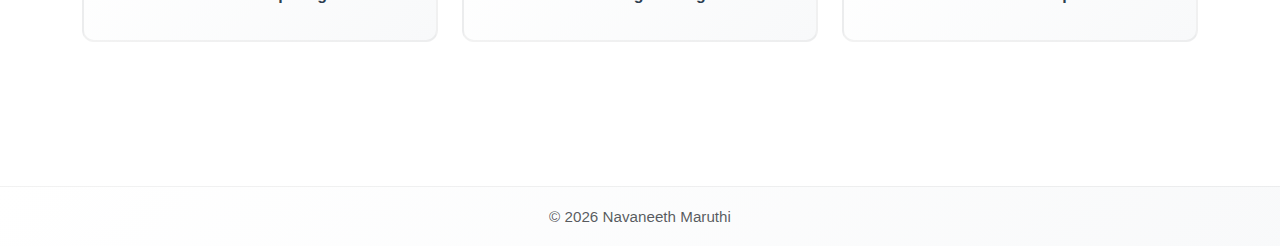
<file: portfolio/skills.html>
<!DOCTYPE html>
<html lang="en">
  <head>
    <meta charset="utf-8" />
    <meta name="viewport" content="width=device-width, initial-scale=1" />
    <meta name="author" content="Navaneeth Maruthi" />
    <meta name="description" content="Skills & Interests - Navaneeth Maruthi Portfolio" />
    <title>Skills & Interests | Navaneeth Maruthi</title>

    <link
      href="https://cdn.jsdelivr.net/npm/bootstrap@5.3.2/dist/css/bootstrap.min.css"
      rel="stylesheet"
    />
    <link rel="stylesheet" href="css/style.css" />
  </head>
  <body>
    <header class="bg-light shadow-sm">
      <nav class="navbar navbar-expand-lg navbar-light container">
        <a class="navbar-brand d-flex align-items-center" href="index.html">
          <img
            src="./images/nm-logo.jpg"
            alt="Logo"
            width="30"
            height="30"
            class="me-2"
          />
          Navaneeth Maruthi
        </a>
        <button
          class="navbar-toggler"
          type="button"
          data-bs-toggle="collapse"
          data-bs-target="#navbarNav"
          aria-controls="navbarNav"
          aria-expanded="false"
          aria-label="Toggle navigation"
        >
          <span class="navbar-toggler-icon"></span>
        </button>
        <div class="collapse navbar-collapse" id="navbarNav">
          <ul class="navbar-nav ms-auto">
            <li class="nav-item">
              <a class="nav-link" href="index.html#home">Home</a>
            </li>
            <li class="nav-item">
              <a class="nav-link active" href="skills.html">Skills</a>
            </li>
            <li class="nav-item">
              <a class="nav-link" href="experience.html">Experience</a>
            </li>
            <li class="nav-item">
              <a class="nav-link" href="projects.html">Projects</a>
            </li>
            <li class="nav-item">
              <a class="nav-link" href="contact.html">Contact</a>
            </li>
          </ul>
        </div>
      </nav>
    </header>

    <!-- Hero Section -->
    <section class="py-5 text-center bg-primary text-white">
      <div class="container">
        <h1>Skills & Interests</h1>
        <p class="lead">
          Technical expertise and tools I work with
        </p>
      </div>
    </section>

    <main class="container py-5">
      <!-- Programming Languages -->
      <section class="mb-5">
        <h2 class="mb-4">
          <svg xmlns="http://www.w3.org/2000/svg" width="32" height="32" fill="currentColor" class="bi bi-code-slash me-2" viewBox="0 0 16 16">
            <path d="M10.478 1.647a.5.5 0 1 0-.956-.294l-4 13a.5.5 0 0 0 .956.294l4-13zM4.854 4.146a.5.5 0 0 1 0 .708L1.707 8l3.147 3.146a.5.5 0 0 1-.708.708l-3.5-3.5a.5.5 0 0 1 0-.708l3.5-3.5a.5.5 0 0 1 .708 0zm6.292 0a.5.5 0 0 0 0 .708L14.293 8l-3.147 3.146a.5.5 0 0 0 .708.708l3.5-3.5a.5.5 0 0 0 0-.708l-3.5-3.5a.5.5 0 0 0-.708 0z"/>
          </svg>
          Programming Languages
        </h2>
        <div class="row g-3">
          <div class="col-md-3 col-sm-6">
            <div class="skill-card">
              <img src="./images/py-logo.png" alt="Python" class="skill-icon" />
              <h5>Python</h5>
            </div>
          </div>
          <div class="col-md-3 col-sm-6">
            <div class="skill-card">
              <img src="./images/java.png" alt="Java" class="skill-icon" />
              <h5>Java</h5>
            </div>
          </div>
          <div class="col-md-3 col-sm-6">
            <div class="skill-card">
              <img src="./images/sql-logo.jpg" alt="SQL" class="skill-icon" />
              <h5>SQL</h5>
            </div>
          </div>
          <div class="col-md-3 col-sm-6">
            <div class="skill-card">
              <img src="./images/js-logo.jpg" alt="JavaScript" class="skill-icon" />
              <h5>JavaScript (ES6)</h5>
            </div>
          </div>
        </div>
      </section>

      <!-- Web & Database -->
      <section class="mb-5">
        <h2 class="mb-4">
          <svg xmlns="http://www.w3.org/2000/svg" width="32" height="32" fill="currentColor" class="bi bi-window me-2" viewBox="0 0 16 16">
            <path d="M2.5 4a.5.5 0 1 0 0-1 .5.5 0 0 0 0 1zm2-.5a.5.5 0 1 1-1 0 .5.5 0 0 1 1 0zm1 .5a.5.5 0 1 0 0-1 .5.5 0 0 0 0 1z"/>
            <path d="M2 1a2 2 0 0 0-2 2v10a2 2 0 0 0 2 2h12a2 2 0 0 0 2-2V3a2 2 0 0 0-2-2H2zm13 2v2H1V3a1 1 0 0 1 1-1h12a1 1 0 0 1 1 1zM2 14a1 1 0 0 1-1-1V6h14v7a1 1 0 0 1-1 1H2z"/>
          </svg>
          Web & Database
        </h2>
        <div class="row g-3">
          <div class="col-md-2 col-sm-4 col-6">
            <div class="skill-card-small">
              <img src="./images/html5-logo.jpg" alt="HTML5" class="skill-icon-small" />
              <p class="mb-0">HTML5</p>
            </div>
          </div>
          <div class="col-md-2 col-sm-4 col-6">
            <div class="skill-card-small">
              <img src="./images/css-logo.jpg" alt="CSS3" class="skill-icon-small" />
              <p class="mb-0">CSS3</p>
            </div>
          </div>
          <div class="col-md-2 col-sm-4 col-6">
            <div class="skill-card-small">
              <img src="./images/react.png" alt="React" class="skill-icon-small" />
              <p class="mb-0">React.js</p>
            </div>
          </div>
          <div class="col-md-2 col-sm-4 col-6">
            <div class="skill-card-small">
              <div class="skill-icon-small bg-light d-flex align-items-center justify-content-center">
                <span class="fw-bold text-success">Express</span>
              </div>
              <p class="mb-0">Express.js</p>
            </div>
          </div>
          <div class="col-md-2 col-sm-4 col-6">
            <div class="skill-card-small">
              <img src="./images/node.svg" alt="Node.js" class="skill-icon-small" />
              <p class="mb-0">Node.js</p>
            </div>
          </div>
          <div class="col-md-2 col-sm-4 col-6">
            <div class="skill-card-small">
              <img src="./images/mongoDB.webp" alt="MongoDB" class="skill-icon-small" />
              <p class="mb-0">MongoDB</p>
            </div>
          </div>
          <div class="col-md-2 col-sm-4 col-6">
            <div class="skill-card-small">
              <div class="skill-icon-small bg-light d-flex align-items-center justify-content-center">
                <span class="fw-bold text-primary">MySQL</span>
              </div>
              <p class="mb-0">MySQL</p>
            </div>
          </div>
        </div>
      </section>

      <!-- Framework & Tools -->
      <section class="mb-5">
        <h2 class="mb-4">
          <svg xmlns="http://www.w3.org/2000/svg" width="32" height="32" fill="currentColor" class="bi bi-tools me-2" viewBox="0 0 16 16">
            <path d="M1 0 0 1l2.2 3.081a1 1 0 0 0 .815.419h.07a1 1 0 0 1 .708.293l2.675 2.675-2.617 2.654A3.003 3.003 0 0 0 0 13a3 3 0 1 0 5.878-.851l2.654-2.617.968.968-.305.914a1 1 0 0 0 .242 1.023l3.27 3.27a.997.997 0 0 0 1.414 0l1.586-1.586a.997.997 0 0 0 0-1.414l-3.27-3.27a1 1 0 0 0-1.023-.242L10.5 9.5l-.96-.96 2.68-2.643A3.005 3.005 0 0 0 16 3c0-.269-.035-.53-.102-.777l-2.14 2.141L12 4l-.364-1.757L13.777.102a3 3 0 0 0-3.675 3.68L7.462 6.46 4.793 3.793a1 1 0 0 1-.293-.707v-.071a1 1 0 0 0-.419-.814L1 0zm9.646 10.646a.5.5 0 0 1 .708 0l2.914 2.915a.5.5 0 0 1-.707.707l-2.915-2.914a.5.5 0 0 1 0-.708zM3 11l.471.242.529.026.287.445.445.287.026.529L5 13l-.242.471-.026.529-.445.287-.287.445-.529.026L3 15l-.471-.242L2 14.732l-.287-.445L1.268 14l-.026-.529L1 13l.242-.471.026-.529.445-.287.287-.445.529-.026L3 11z"/>
          </svg>
          Framework & Tools
        </h2>
        <div class="row g-3">
          <div class="col-md-3 col-sm-6">
            <div class="tool-badge">Seaborn</div>
          </div>
          <div class="col-md-3 col-sm-6">
            <div class="tool-badge">Matplotlib</div>
          </div>
          <div class="col-md-3 col-sm-6">
            <div class="tool-badge">Git</div>
          </div>
          <div class="col-md-3 col-sm-6">
            <div class="tool-badge">REST API</div>
          </div>
        </div>
      </section>

      <!-- Data Engineering Tools -->
      <section class="mb-5">
        <h2 class="mb-4">
          <svg xmlns="http://www.w3.org/2000/svg" width="32" height="32" fill="currentColor" class="bi bi-diagram-3 me-2" viewBox="0 0 16 16">
            <path fill-rule="evenodd" d="M6 3.5A1.5 1.5 0 0 1 7.5 2h1A1.5 1.5 0 0 1 10 3.5v1A1.5 1.5 0 0 1 8.5 6v1H14a.5.5 0 0 1 .5.5v1a.5.5 0 0 1-1 0V8h-5v.5a.5.5 0 0 1-1 0V8h-5v.5a.5.5 0 0 1-1 0v-1A.5.5 0 0 1 2 7h5.5V6A1.5 1.5 0 0 1 6 4.5v-1zm-6 8A1.5 1.5 0 0 1 1.5 10h1A1.5 1.5 0 0 1 4 11.5v1A1.5 1.5 0 0 1 2.5 14h-1A1.5 1.5 0 0 1 0 12.5v-1zm6 0A1.5 1.5 0 0 1 7.5 10h1a1.5 1.5 0 0 1 1.5 1.5v1A1.5 1.5 0 0 1 8.5 14h-1A1.5 1.5 0 0 1 6 12.5v-1zm6 0a1.5 1.5 0 0 1 1.5-1.5h1a1.5 1.5 0 0 1 1.5 1.5v1a1.5 1.5 0 0 1-1.5 1.5h-1a1.5 1.5 0 0 1-1.5-1.5v-1z"/>
          </svg>
          Data Engineering Tools
        </h2>
        <div class="row g-3">
          <div class="col-md-3 col-sm-6">
            <div class="tool-badge-alt">Apache Spark</div>
          </div>
          <div class="col-md-3 col-sm-6">
            <div class="tool-badge-alt">Snowflake</div>
          </div>
          <div class="col-md-3 col-sm-6">
            <div class="tool-badge-alt">Hive</div>
          </div>
          <div class="col-md-3 col-sm-6">
            <div class="tool-badge-alt">AWS (S3)</div>
          </div>
        </div>
      </section>

      <!-- Interests Section -->
      <section class="mb-5">
        <h2 class="mb-4">
          <svg xmlns="http://www.w3.org/2000/svg" width="32" height="32" fill="currentColor" class="bi bi-lightbulb me-2" viewBox="0 0 16 16">
            <path d="M2 6a6 6 0 1 1 10.174 4.31c-.203.196-.359.4-.453.619l-.762 1.769A.5.5 0 0 1 10.5 13a.5.5 0 0 1 0 1 .5.5 0 0 1 0 1l-.224.447a1 1 0 0 1-.894.553H6.618a1 1 0 0 1-.894-.553L5.5 15a.5.5 0 0 1 0-1 .5.5 0 0 1 0-1 .5.5 0 0 1-.46-.302l-.761-1.77a1.964 1.964 0 0 0-.453-.618A5.984 5.984 0 0 1 2 6zm6-5a5 5 0 0 0-3.479 8.592c.263.254.514.564.676.941L5.83 12h4.342l.632-1.467c.162-.377.413-.687.676-.941A5 5 0 0 0 8 1z"/>
          </svg>
          Interests & Learning
        </h2>
        <div class="interests-grid">
          <div class="interest-item">
            <svg xmlns="http://www.w3.org/2000/svg" width="24" height="24" fill="currentColor" class="bi bi-cloud-arrow-up" viewBox="0 0 16 16">
              <path fill-rule="evenodd" d="M7.646 5.146a.5.5 0 0 1 .708 0l2 2a.5.5 0 0 1-.708.708L8.5 6.707V10.5a.5.5 0 0 1-1 0V6.707L6.354 7.854a.5.5 0 1 1-.708-.708l2-2z"/>
              <path d="M4.406 3.342A5.53 5.53 0 0 1 8 2c2.69 0 4.923 2 5.166 4.579C14.758 6.804 16 8.137 16 9.773 16 11.569 14.502 13 12.687 13H3.781C1.708 13 0 11.366 0 9.318c0-1.763 1.266-3.223 2.942-3.593.143-.863.698-1.723 1.464-2.383zm.653.757c-.757.653-1.153 1.44-1.153 2.056v.448l-.445.049C2.064 6.805 1 7.952 1 9.318 1 10.785 2.23 12 3.781 12h8.906C13.98 12 15 10.988 15 9.773c0-1.216-1.02-2.228-2.313-2.228h-.5v-.5C12.188 4.825 10.328 3 8 3a4.53 4.53 0 0 0-2.941 1.1z"/>
            </svg>
            <p>Cloud Computing</p>
          </div>
          <div class="interest-item">
            <svg xmlns="http://www.w3.org/2000/svg" width="24" height="24" fill="currentColor" class="bi bi-database" viewBox="0 0 16 16">
              <path d="M4.318 2.687C5.234 2.271 6.536 2 8 2s2.766.27 3.682.687C12.644 3.125 13 3.627 13 4c0 .374-.356.875-1.318 1.313C10.766 5.729 9.464 6 8 6s-2.766-.27-3.682-.687C3.356 4.875 3 4.373 3 4c0-.374.356-.875 1.318-1.313ZM13 5.698V7c0 .374-.356.875-1.318 1.313C10.766 8.729 9.464 9 8 9s-2.766-.27-3.682-.687C3.356 7.875 3 7.373 3 7V5.698c.271.202.58.378.904.525C4.978 6.711 6.427 7 8 7s3.022-.289 4.096-.777A4.92 4.92 0 0 0 13 5.698ZM14 4c0-1.007-.875-1.755-1.904-2.223C11.022 1.289 9.573 1 8 1s-3.022.289-4.096.777C2.875 2.245 2 2.993 2 4v9c0 1.007.875 1.755 1.904 2.223C4.978 15.71 6.427 16 8 16s3.022-.289 4.096-.777C13.125 14.755 14 14.007 14 13V4Zm-1 4.698V10c0 .374-.356.875-1.318 1.313C10.766 11.729 9.464 12 8 12s-2.766-.27-3.682-.687C3.356 10.875 3 10.373 3 10V8.698c.271.202.58.378.904.525C4.978 9.71 6.427 10 8 10s3.022-.289 4.096-.777A4.92 4.92 0 0 0 13 8.698Zm0 3V13c0 .374-.356.875-1.318 1.313C10.766 14.729 9.464 15 8 15s-2.766-.27-3.682-.687C3.356 13.875 3 13.373 3 13v-1.302c.271.202.58.378.904.525C4.978 12.71 6.427 13 8 13s3.022-.289 4.096-.777c.324-.147.633-.323.904-.525Z"/>
            </svg>
            <p>Data Engineering</p>
          </div>
          <div class="interest-item">
            <svg xmlns="http://www.w3.org/2000/svg" width="24" height="24" fill="currentColor" class="bi bi-layers" viewBox="0 0 16 16">
              <path d="M8.235 1.559a.5.5 0 0 0-.47 0l-7.5 4a.5.5 0 0 0 0 .882L3.188 8 .264 9.559a.5.5 0 0 0 0 .882l7.5 4a.5.5 0 0 0 .47 0l7.5-4a.5.5 0 0 0 0-.882L12.813 8l2.922-1.559a.5.5 0 0 0 0-.882l-7.5-4zm3.515 7.008L14.438 10 8 13.433 1.562 10 4.25 8.567l3.515 1.874a.5.5 0 0 0 .47 0l3.515-1.874zM8 9.433 1.562 6 8 2.567 14.438 6 8 9.433z"/>
            </svg>
            <p>Full Stack Development</p>
          </div>
        </div>
      </section>
    </main>

    <footer class="bg-light text-center py-3">
      <small class="text-muted"
        >© <span id="year"></span> Navaneeth Maruthi</small
      >
    </footer>

    <script src="https://cdn.jsdelivr.net/npm/bootstrap@5.3.2/dist/js/bootstrap.bundle.min.js"></script>
    <script>
      document.getElementById("year").textContent = new Date().getFullYear();
    </script>
  </body>
</html>
</file>
<file: airbnb_listings/style.css>
body {
    font-family: Arial, sans-serif;
    margin: 20px;
    background: #f8f9fa;
  }
  
  h1 {
    text-align: center;
    margin-bottom: 20px;
  }
  
  #controls {
    display: flex;
    justify-content: center;
    margin-bottom: 20px;
  }
  
  button {
    padding: 10px 15px;
    border: none;
    border-radius: 6px;
    cursor: pointer;
    background: #007bff;
    color: white;
    font-size: 14px;
  }
  
  button:hover {
    background: #0056b3;
  }
  
  .grid {
    display: grid;
    grid-template-columns: repeat(auto-fill, minmax(280px, 1fr));
    gap: 20px;
  }
  
  .card {
    background: white;
    padding: 15px;
    border-radius: 10px;
    box-shadow: 0 2px 6px rgba(0,0,0,0.1);
    transition: transform 0.2s;
  }
  
  .card:hover {
    transform: translateY(-5px);
  }
  
  .card img {
    width: 100%;
    height: 180px;
    object-fit: cover;
    border-radius: 10px;
    margin-bottom: 10px;
  }
  
  .host {
    display: flex;
    align-items: center;
    margin-top: 10px;
  }
  .host img {
    width: 40px;
    height: 40px;
    border-radius: 50%;
    margin-right: 10px;
  }
</file>
<file: portfolio/css/style.css>
/* === ROOT VARIABLES === */
:root {
  --primary-color: #0066cc;
  --primary-dark: #004a99;
  --primary-light: #3385d6;
  --secondary-color: #6c757d;
  --accent-color: #ff6b35;
  --text-dark: #2c3e50;
  --text-light: #6c757d;
  --bg-light: #f8f9fa;
  --bg-white: #ffffff;
  --shadow-sm: 0 2px 4px rgba(0, 0, 0, 0.1);
  --shadow-md: 0 4px 6px rgba(0, 0, 0, 0.1);
  --shadow-lg: 0 10px 25px rgba(0, 0, 0, 0.15);
  --transition-fast: 0.2s ease;
  --transition-normal: 0.3s ease;
  --transition-slow: 0.5s ease;
}

/* === GLOBAL STYLES === */
html {
  scroll-behavior: smooth;
}

body {
  font-family: 'Segoe UI', Tahoma, Geneva, Verdana, sans-serif;
  line-height: 1.7;
  background: linear-gradient(135deg, #f5f7fa 0%, #c3cfe2 100%);
  background-attachment: fixed;
  color: var(--text-dark);
  overflow-x: hidden;
  min-height: 100vh;
}

/* === NAVIGATION === */
header.bg-light.shadow-sm {
  backdrop-filter: blur(10px);
  background-color: rgba(255, 255, 255, 0.95);
  position: sticky;
  top: 0;
  z-index: 1000;
  border-bottom: 1px solid rgba(0, 0, 0, 0.05);
  box-shadow: 0 2px 10px rgba(0, 0, 0, 0.08);
}

.navbar.navbar-expand-lg.navbar-light.container {
  transition: var(--transition-normal);
}

a.navbar-brand.d-flex.align-items-center {
  font-weight: 700;
  font-size: 1.3rem;
  color: var(--primary-color);
  transition: var(--transition-fast);
  letter-spacing: -0.5px;
  text-decoration: none;
}

a.navbar-brand.d-flex.align-items-center:hover {
  transform: translateY(-2px);
  color: var(--primary-dark);
}

a.navbar-brand img {
  transition: var(--transition-normal);
  border-radius: 50%;
  box-shadow: var(--shadow-sm);
}

a.navbar-brand:hover img {
  transform: rotate(360deg);
}

.navbar-nav .nav-link {
  position: relative;
  font-weight: 500;
  color: var(--text-dark);
  transition: var(--transition-fast);
  padding: 0.5rem 1rem;
  margin: 0 0.2rem;
}

.navbar-nav .nav-link::after {
  content: '';
  position: absolute;
  bottom: 0;
  left: 50%;
  width: 0;
  height: 2px;
  background: var(--primary-color);
  transition: var(--transition-normal);
  transform: translateX(-50%);
}

.navbar-nav .nav-link:hover::after,
.navbar-nav .nav-link.active::after {
  width: 80%;
}

.navbar-nav .nav-link:hover,
.navbar-nav .nav-link.active {
  color: var(--primary-color);
}

/* === MAIN CONTAINER === */
main.container.py-5 {
  animation: fadeInUp 0.8s ease;
}

/* === HOME SECTION === */
main.container.py-5#home {
  background: var(--bg-white);
  border-radius: 20px;
  padding: 3rem;
  margin-top: 2rem;
  box-shadow: var(--shadow-lg);
}

section.row.align-items-center.mb-5 {
  margin-bottom: 3rem;
}

#home h1 {
  font-size: 2.5rem;
  font-weight: 700;
  color: var(--text-dark);
  margin-bottom: 1rem;
  position: relative;
  display: inline-block;
}

#home h1::after {
  content: '';
  position: absolute;
  bottom: -10px;
  left: 0;
  width: 60px;
  height: 4px;
  background: linear-gradient(90deg, var(--primary-color), var(--accent-color));
  border-radius: 2px;
}

#home p {
  font-size: 1.1rem;
  line-height: 1.8;
  color: var(--text-light);
  margin-top: 1.5rem;
}

#home img.img-fluid.rounded-circle {
  border: 6px solid var(--bg-light);
  margin-bottom: 1.5rem;
  box-shadow: var(--shadow-lg);
  transition: var(--transition-normal);
  animation: float 3s ease-in-out infinite;
}

#home img.img-fluid.rounded-circle:hover {
  transform: scale(1.05);
  box-shadow: 0 15px 35px rgba(0, 0, 0, 0.2);
}

/* === SECTION HEADINGS === */
section h2 {
  border-bottom: none;
  display: inline-block;
  padding-bottom: 0.5rem;
  margin-bottom: 2rem;
  font-weight: 700;
  font-size: 2rem;
  color: var(--text-dark);
  position: relative;
}

section h2::before {
  content: '';
  position: absolute;
  bottom: 0;
  left: 0;
  width: 100%;
  height: 4px;
  background: linear-gradient(90deg, var(--primary-color), transparent);
  border-radius: 2px;
}

section h2::after {
  content: '';
  position: absolute;
  bottom: -5px;
  left: 0;
  width: 50%;
  height: 2px;
  background: var(--accent-color);
  border-radius: 2px;
}

/* === SKILLS SECTION === */
section#skills.mb-5 {
  background: var(--bg-white);
  border-radius: 20px;
  padding: 2.5rem;
  box-shadow: var(--shadow-md);
  margin-bottom: 2rem;
  animation: fadeInUp 0.8s ease 0.2s both;
}

#skills .row .col-md-6 ul.list-unstyled li {
  padding: 1rem;
  margin-bottom: 1rem;
  background: var(--bg-light);
  border-radius: 12px;
  transition: var(--transition-normal);
  border-left: 4px solid transparent;
}

#skills .row .col-md-6 ul.list-unstyled li:hover {
  transform: translateX(10px);
  background: linear-gradient(135deg, rgba(102, 126, 234, 0.12) 0%, rgba(118, 75, 162, 0.12) 100%);
  border-left-color: var(--primary-color);
  box-shadow: var(--shadow-md);
}

#skills ul li img {
  border-radius: 8px;
  transition: var(--transition-normal);
  padding: 0.3rem;
  background: white;
  box-shadow: var(--shadow-sm);
}

#skills ul li:hover img {
  transform: scale(1.15) rotate(5deg);
}

/* === EXPERIENCE SECTION === */
section#experience.mb-5 {
  background: var(--bg-white);
  border-radius: 20px;
  padding: 2.5rem;
  box-shadow: var(--shadow-md);
  margin-bottom: 2rem;
  animation: fadeInUp 0.8s ease 0.4s both;
}

#experience h5 {
  color: var(--primary-color);
  font-weight: 700;
  margin-bottom: 0.5rem;
  font-size: 1.4rem;
}

#experience p em {
  color: var(--text-light);
  font-size: 1.1rem;
}

#experience div > ul {
  list-style: none;
  margin-left: 0;
  padding-left: 0;
}

#experience div > ul li {
  position: relative;
  padding-left: 2rem;
  margin-bottom: 1rem;
  line-height: 1.7;
  color: var(--text-light);
}

#experience div > ul li::before {
  content: '▹';
  position: absolute;
  left: 0;
  color: var(--primary-color);
  font-size: 1.5rem;
  font-weight: bold;
}

/* === PROJECTS PAGE === */
main.container.py-5 > h1.mb-5.text-center {
  font-size: 2.5rem;
  font-weight: 700;
  color: var(--text-dark);
  margin-bottom: 3rem;
  position: relative;
  display: inline-block;
  left: 50%;
  transform: translateX(-50%);
}

main.container.py-5 > h1.mb-5.text-center::after {
  content: '';
  position: absolute;
  bottom: -10px;
  left: 50%;
  transform: translateX(-50%);
  width: 80px;
  height: 4px;
  background: linear-gradient(90deg, var(--primary-color), var(--accent-color));
  border-radius: 2px;
}

/* Project Cards */
.card.project-card {
  background: var(--bg-white);
  border-radius: 15px;
  border: 1px solid rgba(0, 0, 0, 0.08);
  transition: var(--transition-normal);
  overflow: hidden;
  height: 100%;
}

.card.project-card:hover {
  transform: translateY(-10px);
  box-shadow: 0 15px 40px rgba(0, 0, 0, 0.15);
}

.card.project-card .project-image {
  width: 100%;
  height: 250px;
  object-fit: cover;
  transition: var(--transition-slow);
}

.card.project-card:hover .project-image {
  transform: scale(1.05);
}

.card.project-card .card-title {
  color: var(--primary-color);
  font-weight: 700;
  font-size: 1.6rem;
  margin-bottom: 1rem;
}

.card.project-card .card-text.text-muted {
  font-size: 1.05rem;
  line-height: 1.6;
  color: var(--text-light);
}

.card.project-card ul.list-unstyled li {
  padding: 0.4rem 0;
  color: var(--text-light);
  font-size: 0.95rem;
  line-height: 1.6;
}

.card.project-card ul.list-unstyled li strong {
  color: var(--text-dark);
  font-weight: 600;
}

/* Coming Soon Card */
.row.mt-5 .card {
  background: linear-gradient(135deg, rgba(102, 126, 234, 0.05) 0%, rgba(118, 75, 162, 0.05) 100%);
  border: 2px dashed rgba(0, 102, 204, 0.3);
  border-radius: 15px;
}

.row.mt-5 .card h3 {
  color: var(--primary-color);
  font-weight: 700;
}

.row.mt-5 .card p.text-muted {
  color: var(--text-light);
  font-size: 1.05rem;
}

/* === BUTTONS === */
.btn.btn-primary {
  padding: 0.6rem 1.5rem;
  border-radius: 8px;
  font-weight: 600;
  transition: var(--transition-fast);
  background: linear-gradient(135deg, var(--primary-color), var(--primary-light));
  border: none;
  box-shadow: 0 4px 15px rgba(0, 102, 204, 0.3);
}

.btn.btn-primary:hover {
  background: linear-gradient(135deg, var(--primary-dark), var(--primary-color));
  transform: translateY(-2px);
  box-shadow: 0 6px 20px rgba(0, 102, 204, 0.4);
}

.btn.btn-outline-dark {
  padding: 0.6rem 1.5rem;
  border-radius: 8px;
  font-weight: 600;
  transition: var(--transition-fast);
  border: 2px solid var(--text-dark);
  color: var(--text-dark);
  background: transparent;
}

.btn.btn-outline-dark:hover {
  background: var(--text-dark);
  color: white;
  transform: translateY(-2px);
  border-color: var(--text-dark);
}

.btn.btn-sm {
  padding: 0.5rem 1.2rem;
  font-size: 0.95rem;
}

/* === EXPERIENCE PAGE === */

.experience-timeline {
  position: relative;
  max-width: 1000px;
  margin: 0 auto;
}

/* Experience Card */
.experience-card {
  background: var(--bg-white);
  border-radius: 15px;
  padding: 2.5rem;
  margin-bottom: 2.5rem;
  box-shadow: var(--shadow-md);
  transition: var(--transition-normal);
  border: 2px solid rgba(0, 0, 0, 0.05);
  position: relative;
}

.experience-card:hover {
  transform: translateY(-5px);
  box-shadow: var(--shadow-lg);
  border-color: var(--primary-light);
}

/* Experience Header */
.experience-header {
  display: flex;
  flex-direction: column;
  align-items: center;
  text-align: center;
  margin-bottom: 2rem;
  padding-bottom: 2rem;
  border-bottom: 2px solid var(--bg-light);
}

.company-logo-wrapper {
  margin-bottom: 1.5rem;
  padding: 1rem;
  background: var(--bg-light);
  border-radius: 12px;
  display: inline-block;
  box-shadow: var(--shadow-sm);
  transition: var(--transition-normal);
}

.experience-card:hover .company-logo-wrapper {
  transform: scale(1.05);
  box-shadow: var(--shadow-md);
}

.company-logo {
  max-width: 200px;
  max-height: 80px;
  height: auto;
  object-fit: contain;
  display: block;
}

.experience-title-section {
  width: 100%;
}

.company-name {
  font-size: 1.8rem;
  font-weight: 700;
  color: var(--primary-color);
  margin-bottom: 0.5rem;
}

.job-title {
  font-size: 1.3rem;
  font-weight: 600;
  color: var(--text-dark);
  margin-bottom: 1rem;
}

.experience-duration,
.experience-location {
  font-size: 1rem;
  color: var(--text-light);
  margin-bottom: 0.5rem;
  display: flex;
  align-items: center;
  justify-content: center;
}

.experience-duration svg,
.experience-location svg {
  color: var(--primary-color);
}

/* Experience Content */
.experience-content h5 {
  color: var(--text-dark);
  font-weight: 600;
  font-size: 1.2rem;
  margin-bottom: 1rem;
}

.experience-list {
  list-style: none;
  padding-left: 0;
  margin-bottom: 0;
}

.experience-list li {
  display: flex;
  align-items: flex-start;
  margin-bottom: 1.2rem;
  line-height: 1.7;
  color: var(--text-light);
  font-size: 1rem;
}

.experience-list li svg {
  color: var(--primary-color);
  flex-shrink: 0;
  margin-top: 0.2rem;
}

.experience-list li strong {
  color: var(--text-dark);
  font-weight: 600;
}

/* Technologies Used Section */
.technologies-used h6 {
  color: var(--text-dark);
  font-weight: 600;
  font-size: 1.1rem;
}

.tech-tags {
  display: flex;
  flex-wrap: wrap;
  gap: 0.8rem;
}

.tech-tag {
  display: inline-block;
  padding: 0.5rem 1rem;
  background: linear-gradient(135deg, rgba(102, 126, 234, 0.1) 0%, rgba(118, 75, 162, 0.1) 100%);
  border: 2px solid var(--primary-color);
  border-radius: 20px;
  color: var(--primary-color);
  font-weight: 600;
  font-size: 0.9rem;
  transition: var(--transition-fast);
}

.tech-tag:hover {
  background: var(--primary-color);
  color: white;
  transform: translateY(-2px);
  box-shadow: var(--shadow-sm);
}

/* Responsive Design for Experience Page */
@media (max-width: 768px) {
  .experience-card {
    padding: 1.5rem;
  }
  
  .company-logo {
    max-width: 150px;
    max-height: 60px;
  }
  
  .company-name {
    font-size: 1.5rem;
  }
  
  .job-title {
    font-size: 1.1rem;
  }
  
  .experience-duration,
  .experience-location {
    font-size: 0.9rem;
    flex-direction: column;
    text-align: center;
  }
  
  .experience-duration svg,
  .experience-location svg {
    margin-bottom: 0.3rem;
  }
  
  .experience-list li {
    font-size: 0.95rem;
  }
  
  .tech-tags {
    gap: 0.5rem;
  }
  
  .tech-tag {
    font-size: 0.85rem;
    padding: 0.4rem 0.8rem;
  }
}

/* === SKILLS PAGE === */

/* Section Icons */
section h2 svg {
  vertical-align: middle;
  color: var(--primary-color);
}

/* Skill Cards - Large (Programming Languages) */
.skill-card {
  background: var(--bg-white);
  border-radius: 12px;
  padding: 2rem 1rem;
  text-align: center;
  transition: var(--transition-normal);
  border: 2px solid rgba(0, 0, 0, 0.05);
  height: 100%;
  display: flex;
  flex-direction: column;
  align-items: center;
  justify-content: center;
}

.skill-card:hover {
  transform: translateY(-8px);
  box-shadow: var(--shadow-lg);
  border-color: var(--primary-color);
}

.skill-card .skill-icon {
  width: 80px;
  height: 80px;
  object-fit: contain;
  margin-bottom: 1rem;
  transition: var(--transition-normal);
}

.skill-card:hover .skill-icon {
  transform: scale(1.1) rotate(5deg);
}

.skill-card h5 {
  margin: 0;
  font-weight: 600;
  color: var(--text-dark);
  font-size: 1.1rem;
}

/* Skill Cards - Small (Web & Database) */
.skill-card-small {
  background: var(--bg-white);
  border-radius: 10px;
  padding: 1.2rem 0.8rem;
  text-align: center;
  transition: var(--transition-normal);
  border: 2px solid rgba(0, 0, 0, 0.05);
  height: 100%;
}

.skill-card-small:hover {
  transform: translateY(-5px);
  box-shadow: var(--shadow-md);
  border-color: var(--primary-light);
}

.skill-card-small .skill-icon-small {
  width: 50px;
  height: 50px;
  object-fit: contain;
  margin: 0 auto 0.8rem;
  border-radius: 8px;
  transition: var(--transition-normal);
}

.skill-card-small:hover .skill-icon-small {
  transform: scale(1.15);
}

.skill-card-small p {
  font-size: 0.9rem;
  font-weight: 500;
  color: var(--text-dark);
}

/* Tool Badges */
.tool-badge {
  background: linear-gradient(135deg, rgba(102, 126, 234, 0.1) 0%, rgba(118, 75, 162, 0.1) 100%);
  border: 2px solid var(--primary-color);
  border-radius: 10px;
  padding: 1rem 1.5rem;
  text-align: center;
  font-weight: 600;
  color: var(--primary-color);
  transition: var(--transition-normal);
  margin-bottom: 1rem;
}

.tool-badge:hover {
  background: var(--primary-color);
  color: white;
  transform: translateY(-3px);
  box-shadow: var(--shadow-md);
}

.tool-badge-alt {
  background: linear-gradient(135deg, rgba(255, 107, 53, 0.1) 0%, rgba(255, 140, 0, 0.1) 100%);
  border: 2px solid var(--accent-color);
  border-radius: 10px;
  padding: 1rem 1.5rem;
  text-align: center;
  font-weight: 600;
  color: var(--accent-color);
  transition: var(--transition-normal);
  margin-bottom: 1rem;
}

.tool-badge-alt:hover {
  background: var(--accent-color);
  color: white;
  transform: translateY(-3px);
  box-shadow: var(--shadow-md);
}

/* Interests Grid */
.interests-grid {
  display: grid;
  grid-template-columns: repeat(auto-fit, minmax(200px, 1fr));
  gap: 1.5rem;
  margin-top: 2rem;
}

.interest-item {
  background: linear-gradient(135deg, var(--bg-white) 0%, var(--bg-light) 100%);
  border-radius: 12px;
  padding: 2rem 1.5rem;
  text-align: center;
  transition: var(--transition-normal);
  border: 2px solid rgba(0, 0, 0, 0.05);
}

.interest-item:hover {
  transform: translateY(-5px);
  box-shadow: var(--shadow-lg);
  background: linear-gradient(135deg, var(--primary-light) 0%, var(--primary-color) 100%);
  border-color: var(--primary-color);
}

.interest-item svg {
  color: var(--primary-color);
  margin-bottom: 1rem;
  transition: var(--transition-normal);
}

.interest-item:hover svg {
  color: white;
  transform: scale(1.2);
}

.interest-item p {
  margin: 0;
  font-weight: 600;
  color: var(--text-dark);
  transition: var(--transition-fast);
}

.interest-item:hover p {
  color: white;
}

/* Responsive adjustments for skills page */
@media (max-width: 768px) {
  .skill-card .skill-icon {
    width: 60px;
    height: 60px;
  }
  
  .skill-card h5 {
    font-size: 1rem;
  }
  
  .interests-grid {
    grid-template-columns: repeat(auto-fit, minmax(150px, 1fr));
    gap: 1rem;
  }
  
  .interest-item {
    padding: 1.5rem 1rem;
  }
}

/* === CONTACT PAGE - HERO === */
section.py-5.text-center.bg-primary.text-white {
  background: linear-gradient(135deg, var(--primary-color), var(--primary-dark));
  padding: 4rem 0;
  position: relative;
  overflow: hidden;
}

section.py-5.text-center.bg-primary.text-white::before {
  content: '';
  position: absolute;
  top: 0;
  left: 0;
  right: 0;
  bottom: 0;
  background-image: radial-gradient(circle, rgba(255, 255, 255, 0.1) 1px, transparent 1px);
  background-size: 20px 20px;
  animation: moveBackground 20s linear infinite;
}

section.py-5.text-center.bg-primary h1,
section.py-5.text-center.bg-primary p.lead {
  position: relative;
  z-index: 1;
}

/* === CONTACT PAGE - MAIN === */
main.container.py-5 .row.g-5 {
  gap: 2rem;
}

main.container.py-5 .row.g-5 .col-md-5,
main.container.py-5 .row.g-5 .col-md-7 {
  background: var(--bg-white);
  border-radius: 15px;
  padding: 2rem;
  box-shadow: var(--shadow-md);
}

main.container.py-5 .row.g-5 h2 {
  font-size: 1.8rem;
  margin-bottom: 1.5rem;
}

main.container.py-5 .row.g-5 ul.list-unstyled li a {
  color: var(--primary-color);
  text-decoration: none;
  transition: var(--transition-fast);
  position: relative;
}

main.container.py-5 .row.g-5 ul.list-unstyled li a::after {
  content: '';
  position: absolute;
  bottom: -2px;
  left: 0;
  width: 0;
  height: 2px;
  background: var(--primary-color);
  transition: var(--transition-normal);
}

main.container.py-5 .row.g-5 ul.list-unstyled li a:hover {
  color: var(--primary-dark);
}

main.container.py-5 .row.g-5 ul.list-unstyled li a:hover::after {
  width: 100%;
}

/* === FORM STYLING === */
.form-control {
  border: 2px solid var(--bg-light);
  border-radius: 8px;
  padding: 0.75rem;
  transition: var(--transition-fast);
  background: var(--bg-light);
}

.form-control:focus {
  border-color: var(--primary-color);
  box-shadow: 0 0 0 0.2rem rgba(0, 102, 204, 0.1);
  background: white;
  outline: none;
}

.form-label {
  font-weight: 600;
  color: var(--text-dark);
  margin-bottom: 0.5rem;
}

/* === FOOTER === */
footer.bg-light.text-center.py-3 {
  background: linear-gradient(135deg, rgba(255, 255, 255, 0.95), rgba(248, 249, 250, 0.95));
  backdrop-filter: blur(10px);
  border-top: 1px solid rgba(0, 0, 0, 0.05);
  margin-top: 3rem;
  padding: 1.5rem 0;
}

footer small.text-muted {
  color: var(--text-light);
  font-size: 0.95rem;
}

/* === SCROLL TO TOP BUTTON === */
button#scrollTopBtn.btn.btn-primary {
  border-radius: 50%;
  width: 50px;
  height: 50px;
  font-size: 1.5rem;
  padding: 0;
  display: flex;
  align-items: center;
  justify-content: center;
  box-shadow: var(--shadow-lg);
  background: linear-gradient(135deg, var(--primary-color), var(--primary-light));
  border: none;
  position: fixed;
  bottom: 1rem;
  right: 1rem;
  animation: fadeIn 0.3s ease;
}

button#scrollTopBtn.btn.btn-primary:hover {
  transform: translateY(-5px) scale(1.1);
  box-shadow: 0 15px 30px rgba(0, 102, 204, 0.4);
}

button#scrollTopBtn.btn.btn-primary.d-none {
  display: none;
}

/* === ANIMATIONS === */
@keyframes fadeInUp {
  from {
    opacity: 0;
    transform: translateY(30px);
  }
  to {
    opacity: 1;
    transform: translateY(0);
  }
}

@keyframes fadeIn {
  from {
    opacity: 0;
  }
  to {
    opacity: 1;
  }
}

@keyframes float {
  0%, 100% {
    transform: translateY(0);
  }
  50% {
    transform: translateY(-10px);
  }
}

@keyframes moveBackground {
  0% {
    background-position: 0 0;
  }
  100% {
    background-position: 100px 100px;
  }
}

/* === RESPONSIVE DESIGN === */
@media (max-width: 768px) {
  main.container.py-5#home {
    padding: 2rem;
  }
  
  #home h1 {
    font-size: 1.8rem;
  }
  
  section h2 {
    font-size: 1.5rem;
  }
  
  section#skills.mb-5,
  section#experience.mb-5 {
    padding: 1.5rem;
  }
  
  .navbar-nav .nav-link {
    padding: 0.5rem;
  }
}

@media (max-width: 576px) {
  #home img.img-fluid.rounded-circle {
    width: 150px;
  }
  
  #home h1 {
    font-size: 1.5rem;
  }
  
  .btn {
    font-size: 0.9rem;
    padding: 0.5rem 1rem;
  }
}

/* === ACCESSIBILITY === */
.btn:focus,
.form-control:focus,
.nav-link:focus {
  outline: 2px solid var(--primary-color);
  outline-offset: 2px;
}

/* Reduce motion for users who prefer it */
@media (prefers-reduced-motion: reduce) {
  *,
  *::before,
  *::after {
    animation-duration: 0.01ms;
    animation-iteration-count: 1;
    transition-duration: 0.01ms;
  }
}
</file>
